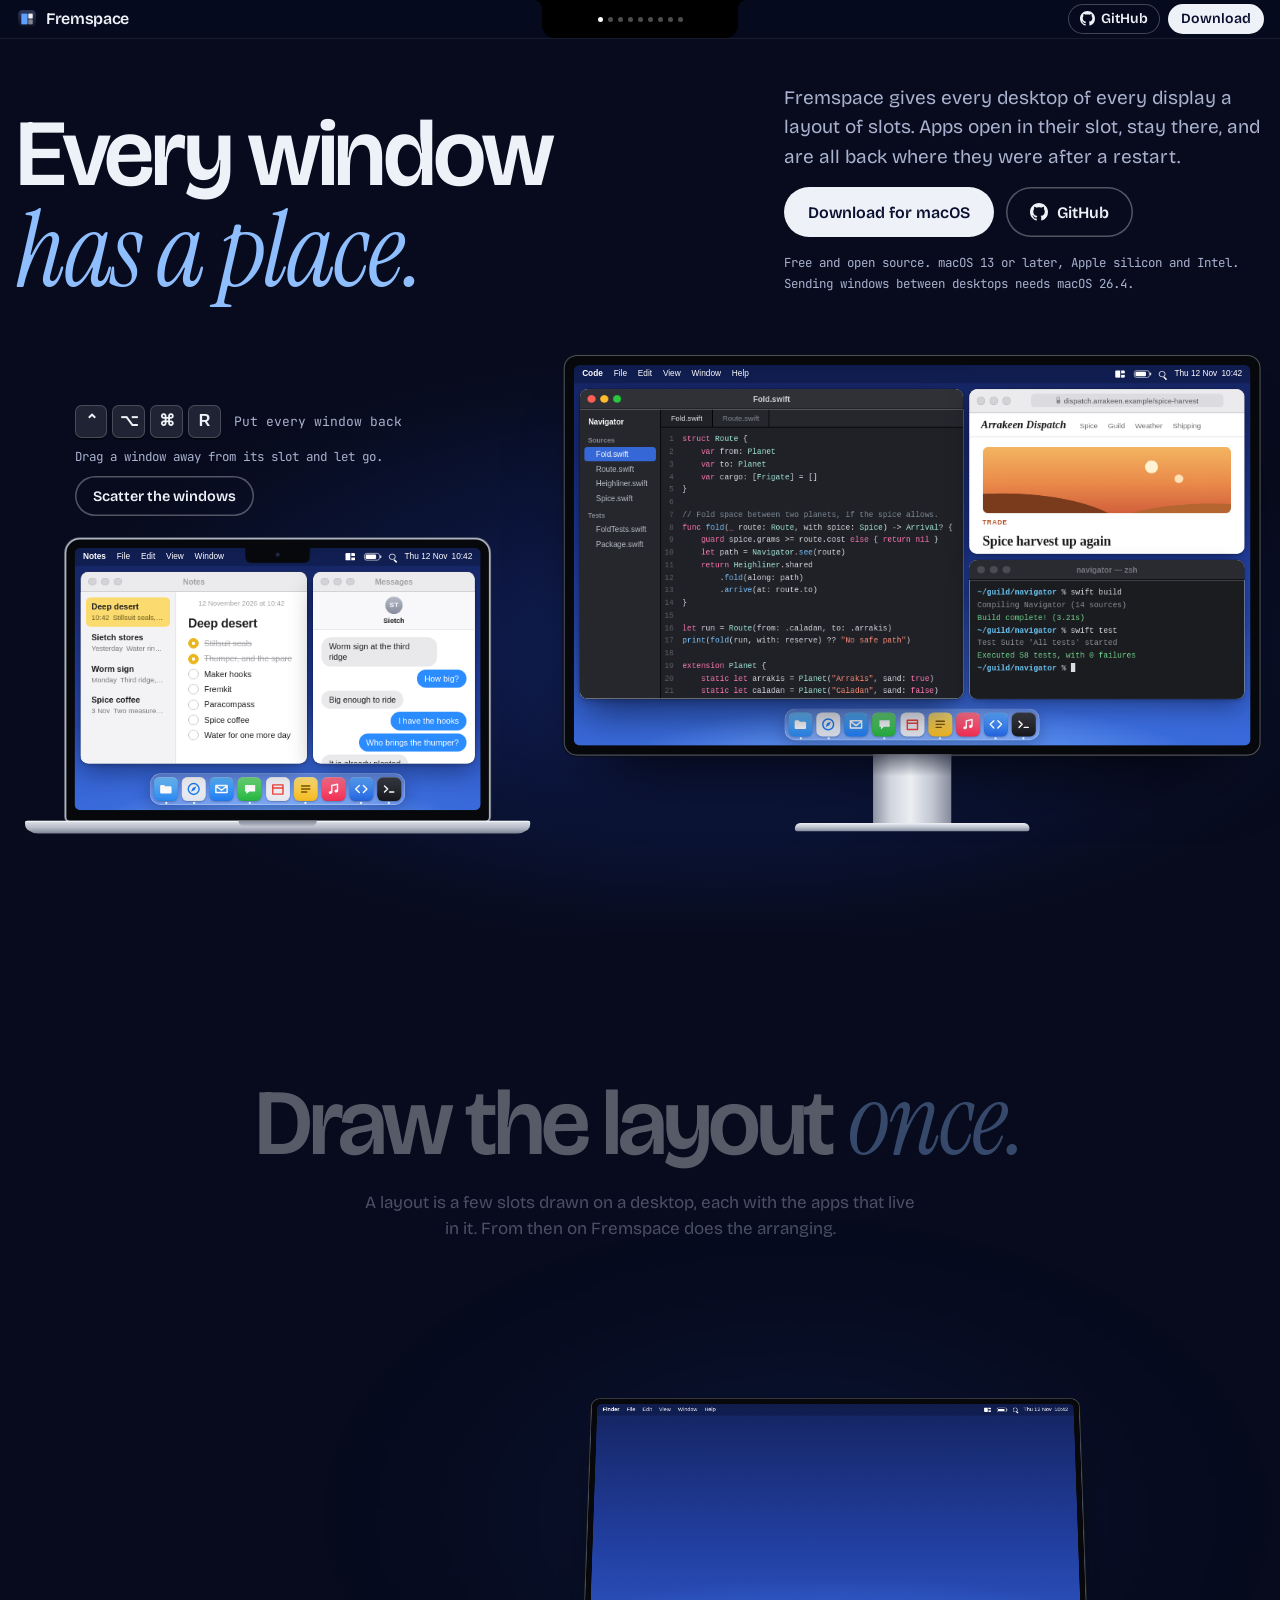
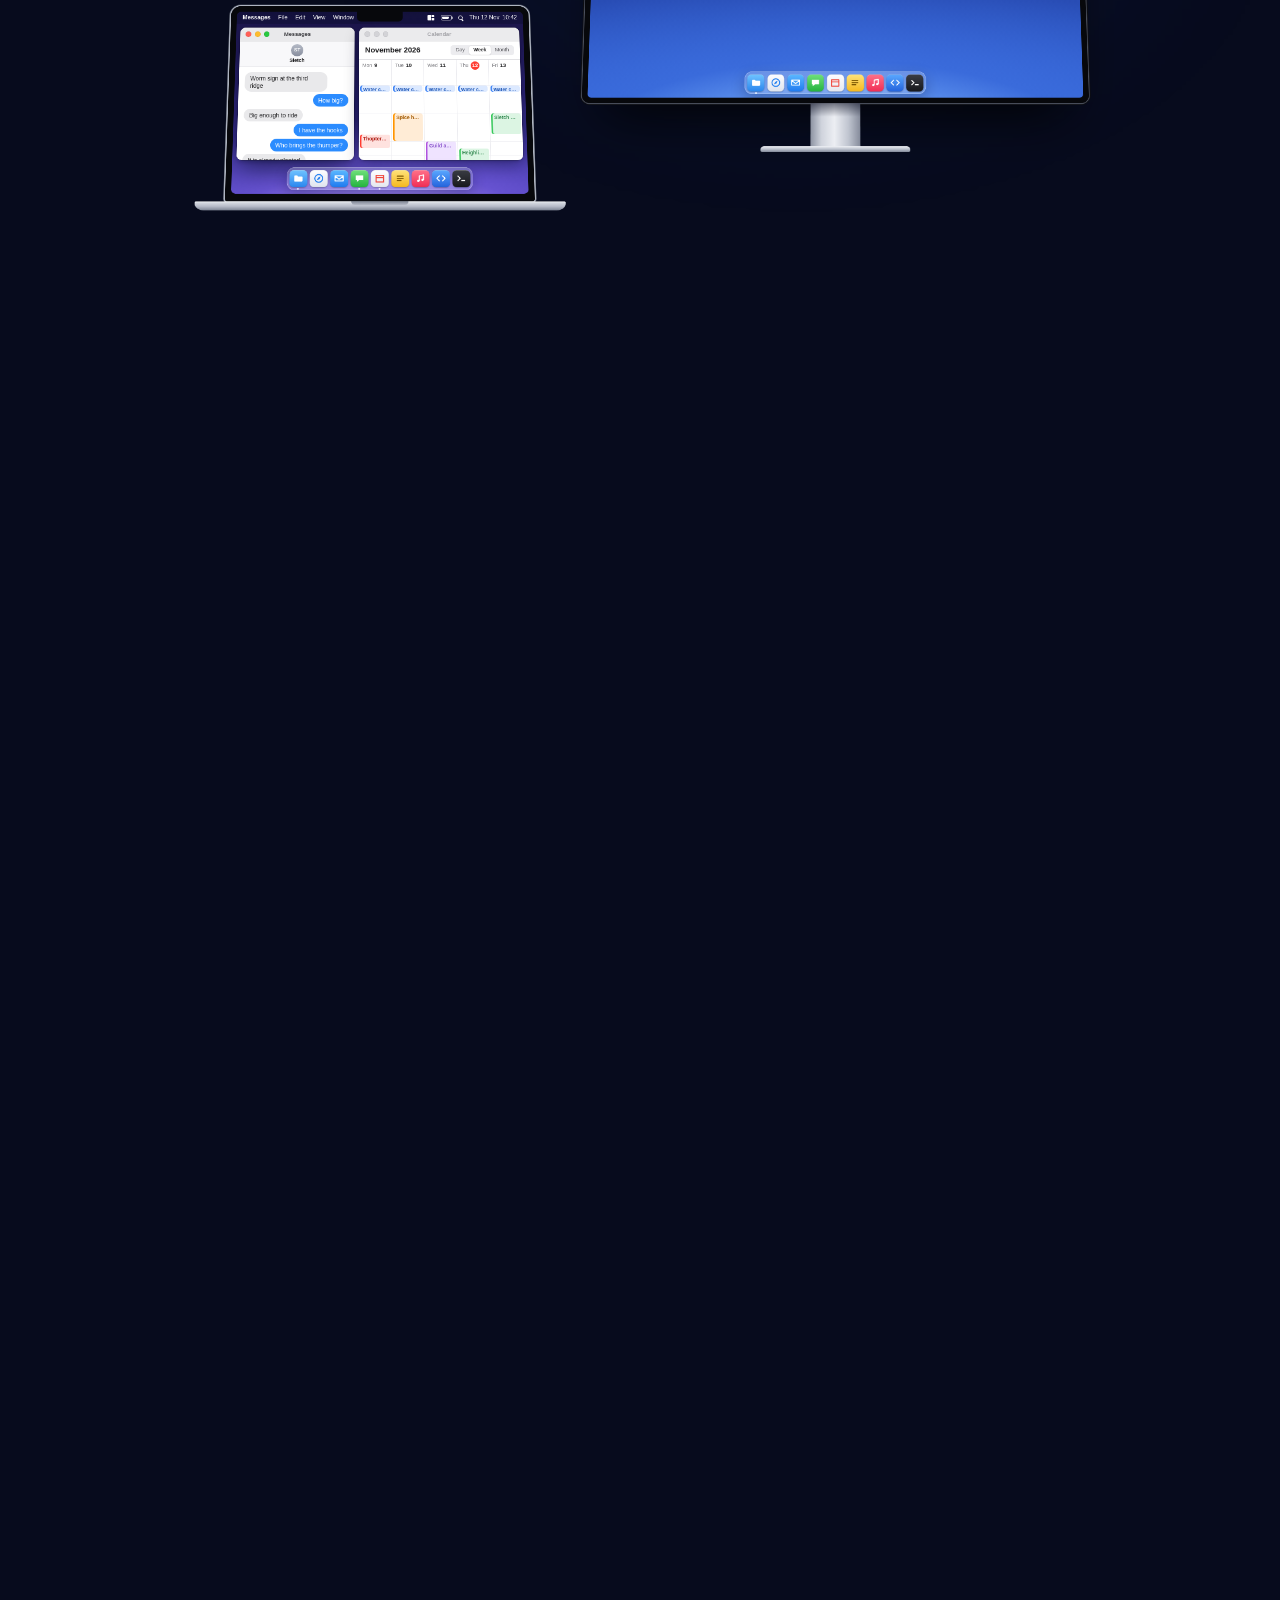
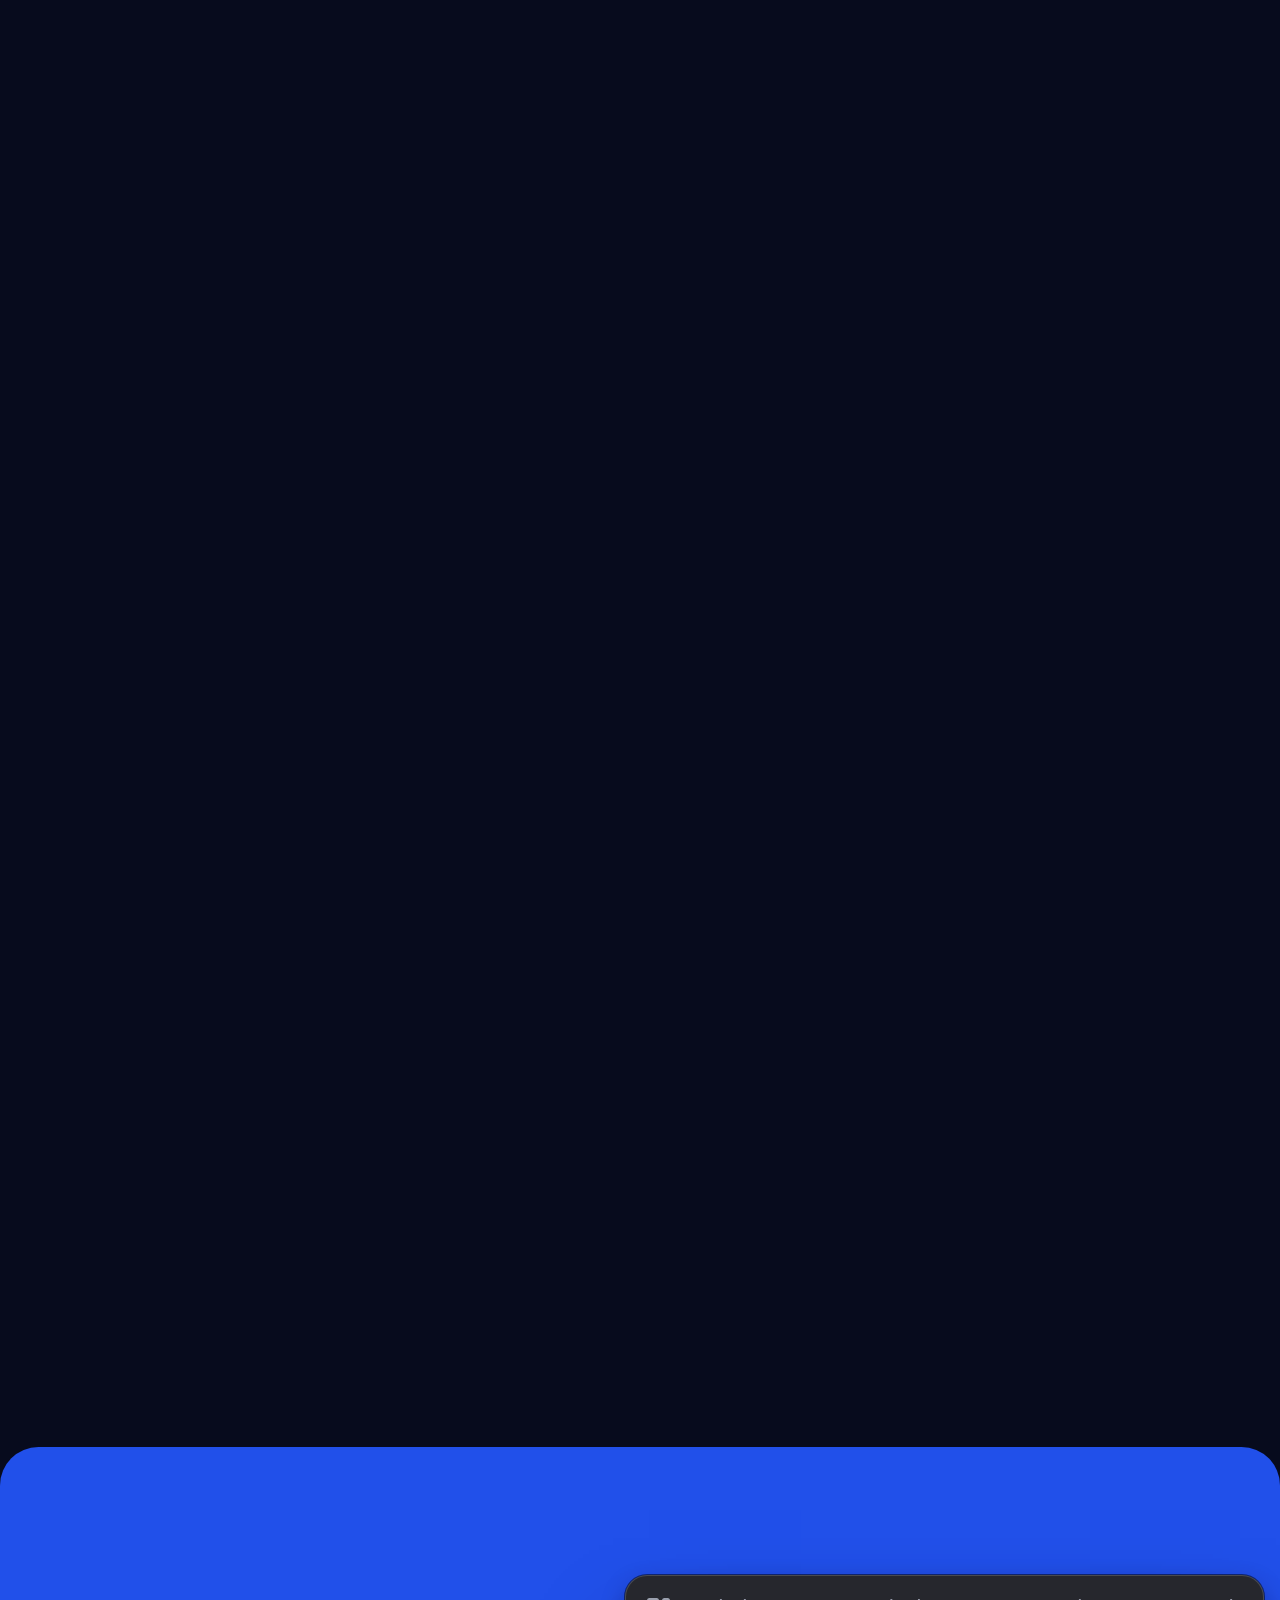
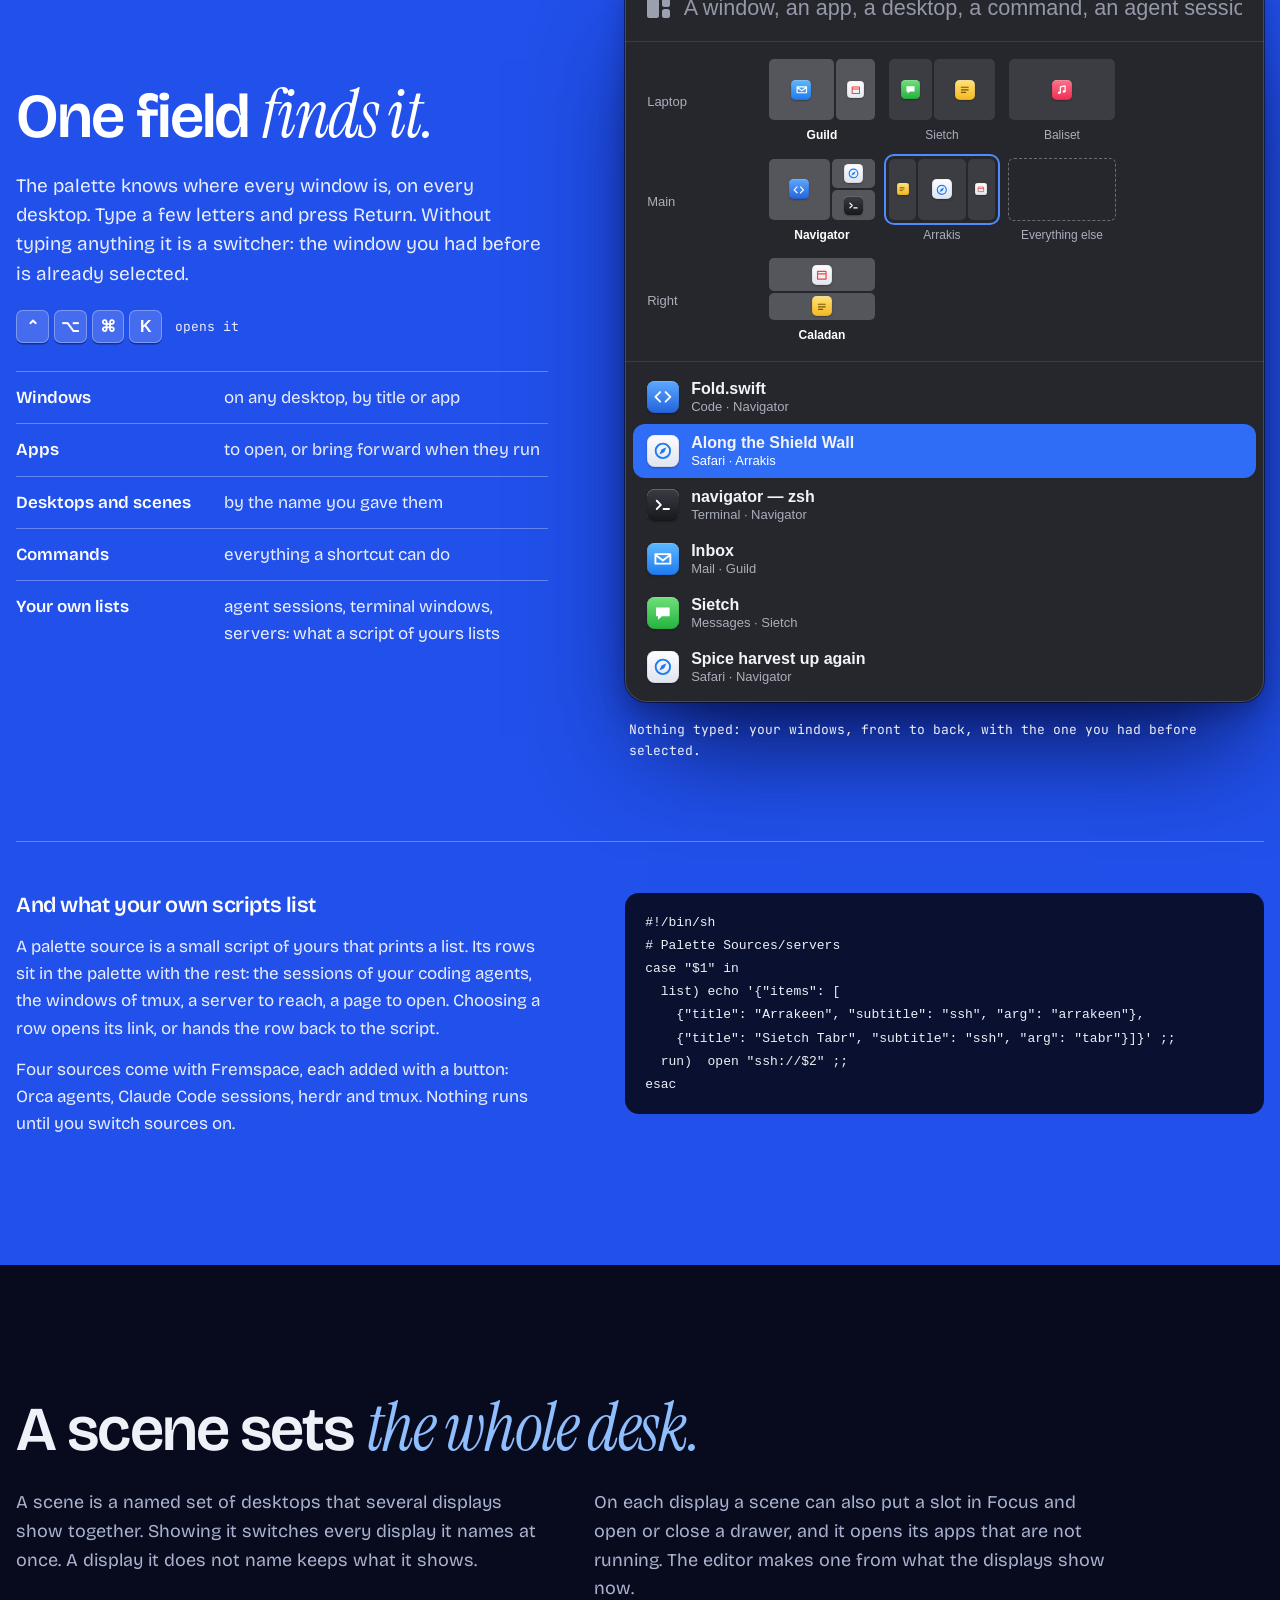
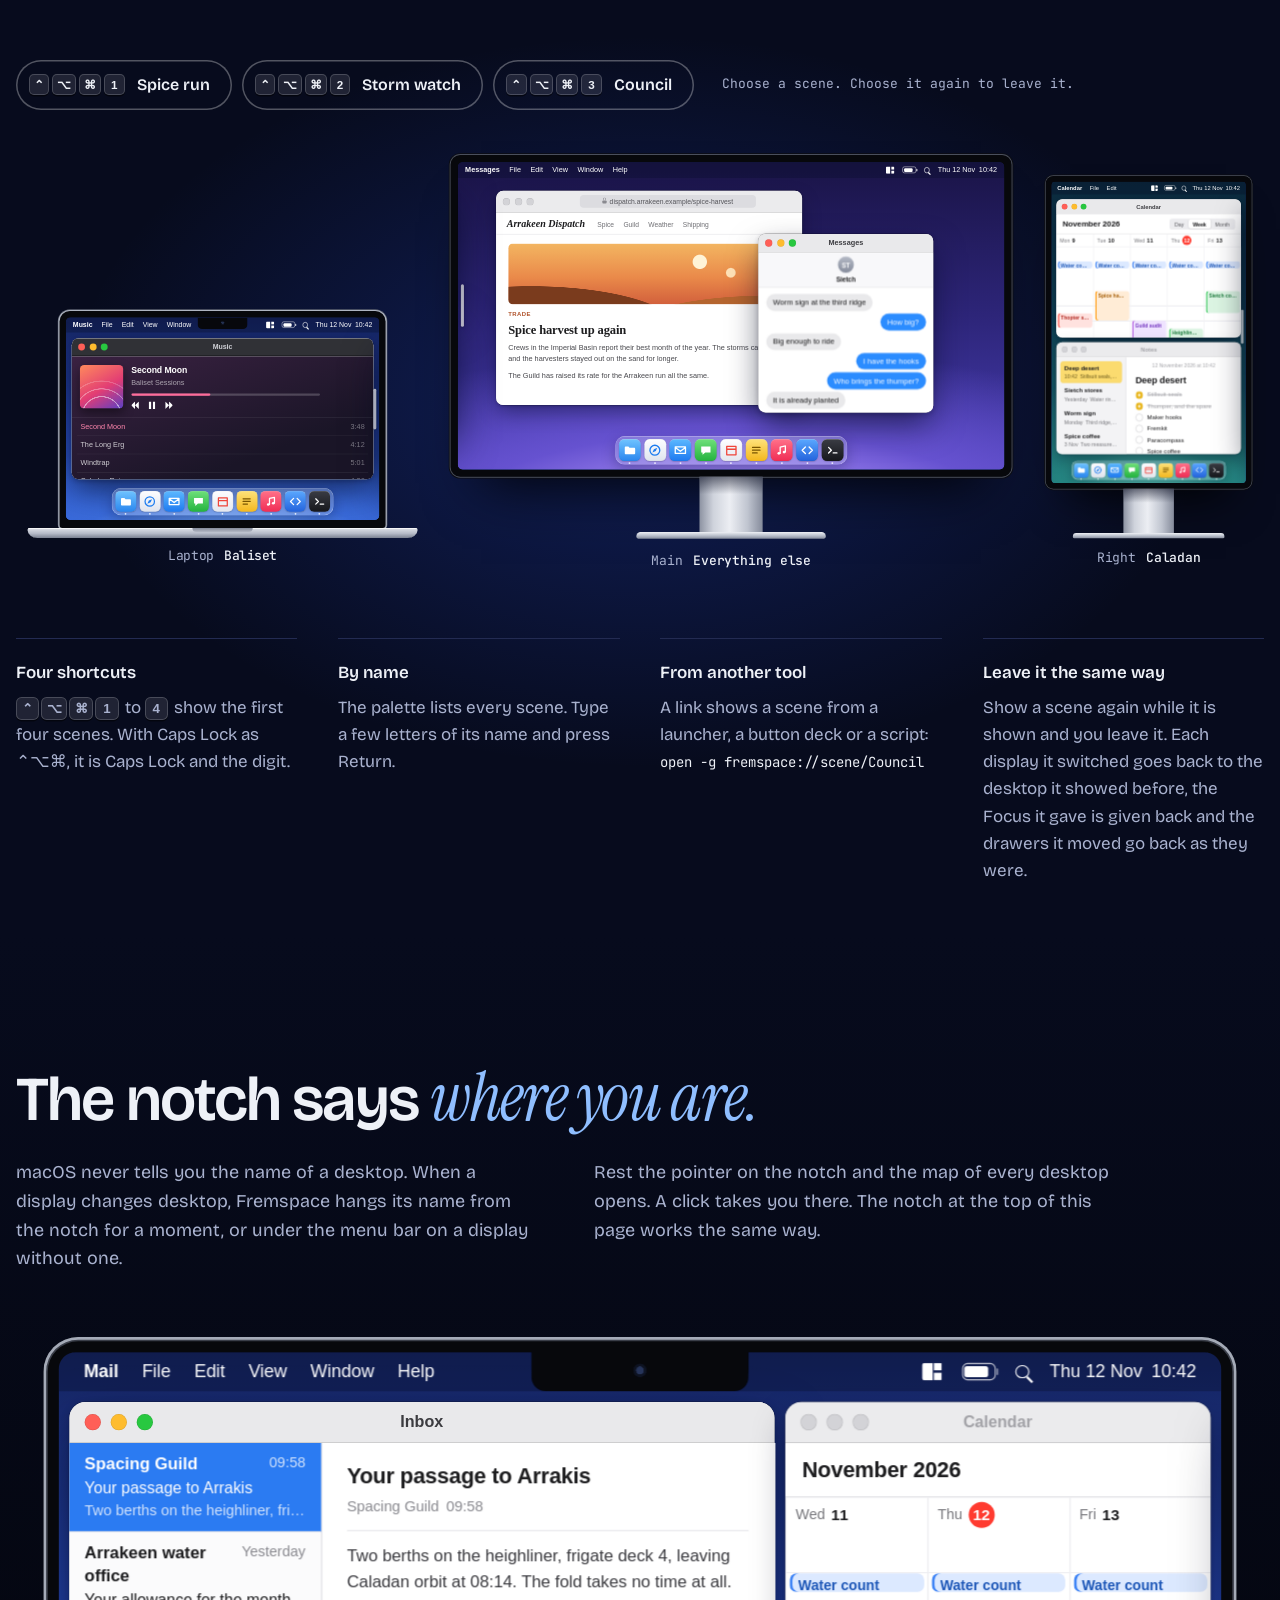
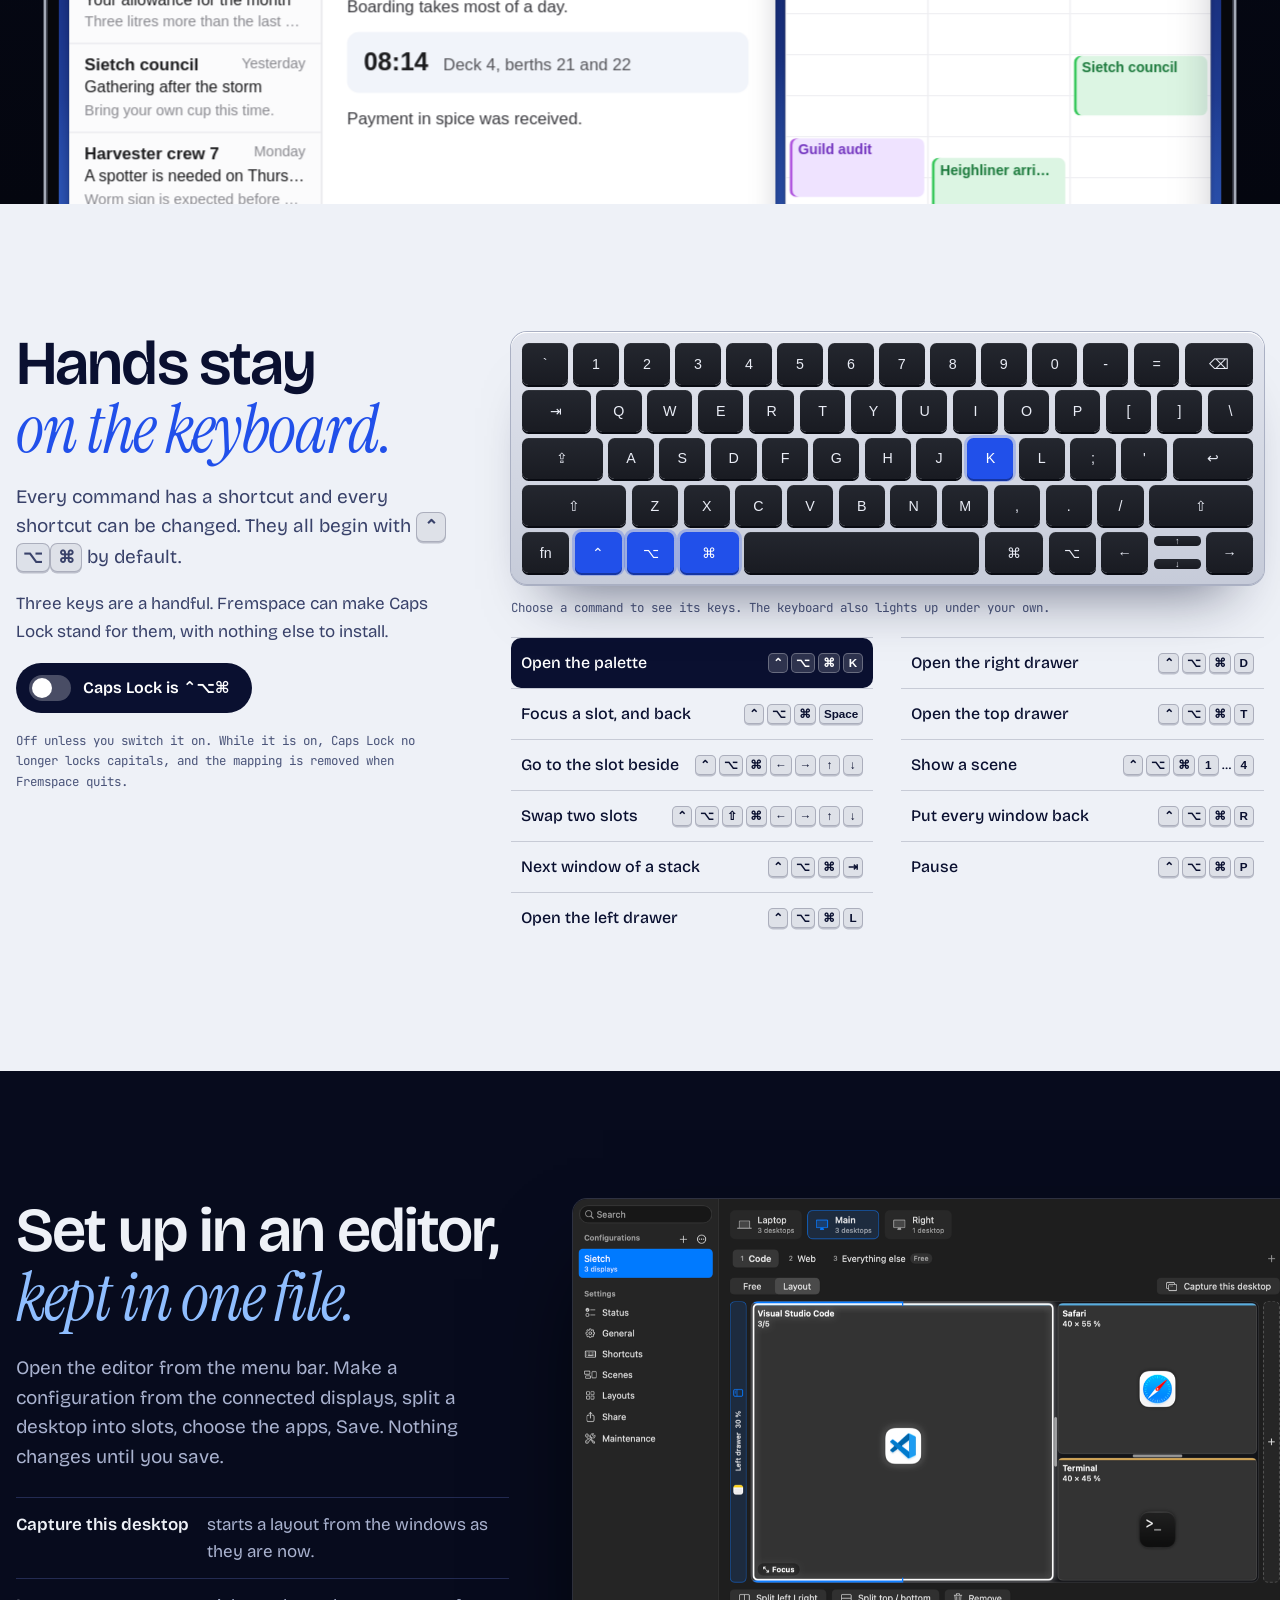
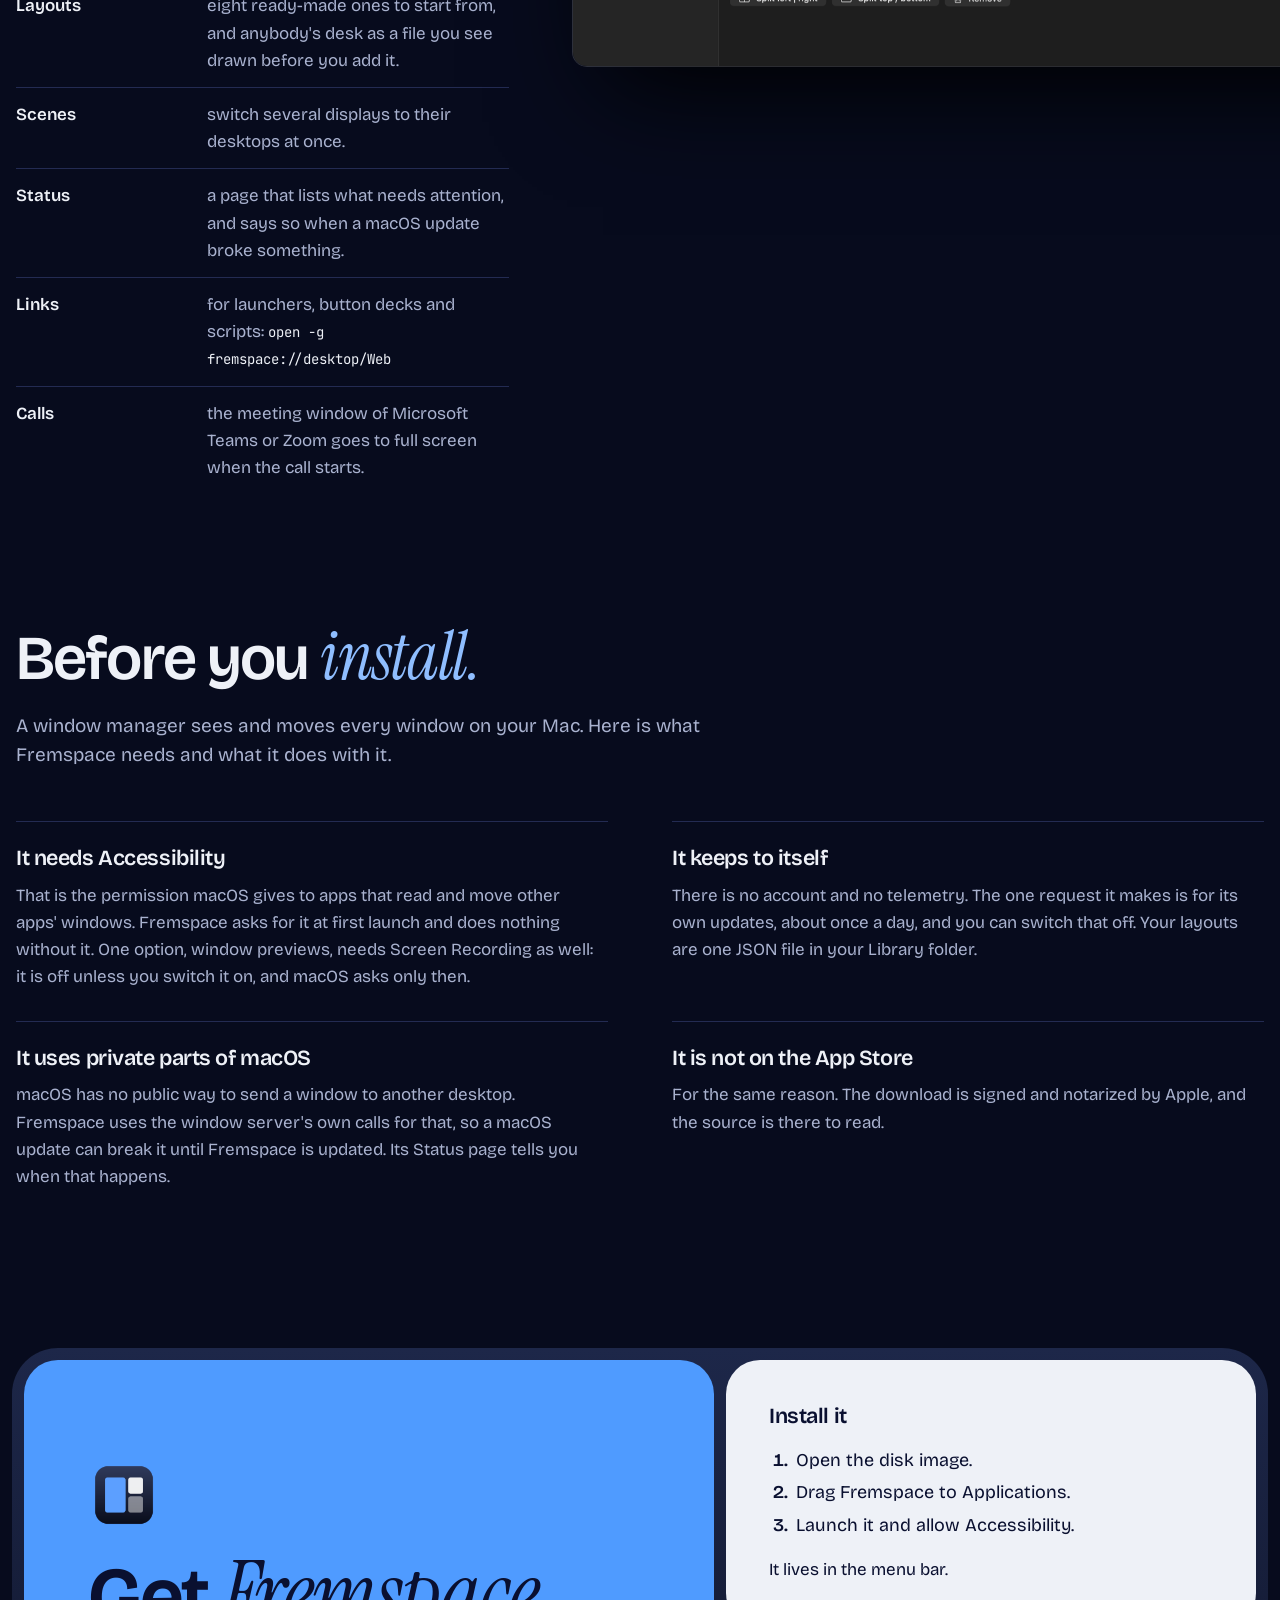
<file: site/index.html>
<!doctype html>
<html lang="en">
<head>
<meta charset="utf-8">
<meta name="viewport" content="width=device-width, initial-scale=1, viewport-fit=cover">
<title>Fremspace: every window has a place</title>
<meta name="description" content="A window manager for macOS: every desktop of every display has a layout of slots, apps open in their slot and stay there, and everything comes back after a restart.">
<link rel="canonical" href="https://fremspace.app/">
<meta property="og:type" content="website">
<meta property="og:site_name" content="Fremspace">
<meta property="og:title" content="Fremspace: every window has a place">
<meta property="og:description" content="A window manager for macOS. Every desktop of every display has a layout of slots; apps open in their slot, stay there, and come back after a restart.">
<meta property="og:url" content="https://fremspace.app/">
<meta property="og:image" content="https://fremspace.app/assets/social.png">
<meta property="og:image:width" content="1280">
<meta property="og:image:height" content="640">
<meta name="twitter:card" content="summary_large_image">
<meta name="theme-color" content="#070b1d">
<link rel="icon" href="assets/icon.png">
<link rel="preconnect" href="https://fonts.googleapis.com">
<link rel="preconnect" href="https://fonts.gstatic.com" crossorigin>
<link rel="stylesheet" href="style.css">
</head>
<body>
<!-- page:start -->
<a class="skip" href="#moves">Skip to what it does</a>

<header class="bar">
  <a class="brand" href="#top"><img src="assets/icon.png" alt="" width="22" height="22"><span>Fremspace</span></a>
  <div class="bar-right">
    <a class="bar-gh" href="https://github.com/fdussert/fremspace"><svg viewBox="0 0 16 16" width="15" height="15" aria-hidden="true"><path fill="currentColor" d="M8 0C3.58 0 0 3.58 0 8c0 3.54 2.29 6.53 5.47 7.59.4.07.55-.17.55-.38 0-.19-.01-.82-.01-1.49-2.01.37-2.53-.49-2.69-.94-.09-.23-.48-.94-.82-1.13-.28-.15-.68-.52-.01-.53.63-.01 1.08.58 1.23.82.72 1.21 1.87.87 2.33.66.07-.52.28-.87.51-1.07-1.78-.2-3.64-.89-3.64-3.95 0-.87.31-1.59.82-2.15-.08-.2-.36-1.02.08-2.12 0 0 .67-.21 2.2.82.64-.18 1.32-.27 2-.27.68 0 1.36.09 2 .27 1.53-1.04 2.2-.82 2.2-.82.44 1.1.16 1.92.08 2.12.51.56.82 1.27.82 2.15 0 3.07-1.87 3.75-3.65 3.95.29.25.54.73.54 1.48 0 1.07-.01 1.93-.01 2.2 0 .21.15.46.55.38A8.013 8.013 0 0016 8c0-4.42-3.58-8-8-8z"/></svg><span>GitHub</span></a>
    <a class="bar-get" href="#get">Download</a>
  </div>
</header>

<!-- The page has a notch, and it does what Fremspace does with the MacBook's: it names the part of
     the page you reach, and it opens a map of the parts when the pointer rests on it. -->
<div class="notch" id="notch">
  <button class="notch-pill" type="button" aria-expanded="false" aria-controls="notch-map" aria-label="Map of this page">
    <span class="notch-dots" aria-hidden="true"></span>
  </button>
  <div class="notch-drop" aria-hidden="true"><span></span></div>
  <nav class="notch-map" id="notch-map" aria-label="On this page">
    <a href="#top"><svg viewBox="0 0 64 40" aria-hidden="true"><rect x="2" y="17" width="14" height="13" rx="2"/><rect x="19" y="7" width="28" height="23" rx="2"/><rect x="50" y="9" width="12" height="21" rx="2"/></svg>Home</a>
    <a href="#moves"><svg viewBox="0 0 64 40" aria-hidden="true"><rect x="2" y="2" width="35" height="36" rx="3"/><rect x="40" y="2" width="22" height="17" rx="3"/><rect x="40" y="22" width="22" height="16" rx="3"/></svg>Layouts</a>
    <a href="#palette"><svg viewBox="0 0 64 40" aria-hidden="true"><rect x="8" y="3" width="48" height="9" rx="3"/><rect x="8" y="16" width="48" height="5" rx="2"/><rect x="8" y="24" width="48" height="5" rx="2" opacity=".5"/><rect x="8" y="32" width="48" height="5" rx="2" opacity=".5"/></svg>Palette</a>
    <a href="#scenes"><svg viewBox="0 0 64 40" aria-hidden="true"><rect x="2" y="13" width="15" height="11" rx="2"/><rect x="20" y="3" width="26" height="21" rx="2"/><rect x="49" y="5" width="13" height="19" rx="2"/><rect x="2" y="30" width="18" height="7" rx="3.5"/><rect x="23" y="30" width="18" height="7" rx="3.5" opacity=".5"/><rect x="44" y="30" width="18" height="7" rx="3.5" opacity=".5"/></svg>Scenes</a>
    <a href="#notch-demo"><svg viewBox="0 0 64 40" aria-hidden="true"><rect x="2" y="2" width="60" height="36" rx="3" opacity=".45"/><rect x="22" y="2" width="20" height="9" rx="3"/></svg>Notch</a>
    <a href="#keys"><svg viewBox="0 0 64 40" aria-hidden="true"><rect x="2" y="6" width="9" height="8" rx="2"/><rect x="13" y="6" width="9" height="8" rx="2"/><rect x="24" y="6" width="9" height="8" rx="2"/><rect x="35" y="6" width="9" height="8" rx="2"/><rect x="46" y="6" width="16" height="8" rx="2"/><rect x="2" y="16" width="14" height="8" rx="2"/><rect x="18" y="16" width="9" height="8" rx="2"/><rect x="29" y="16" width="9" height="8" rx="2"/><rect x="40" y="16" width="9" height="8" rx="2"/><rect x="51" y="16" width="11" height="8" rx="2"/><rect x="2" y="26" width="9" height="8" rx="2"/><rect x="13" y="26" width="32" height="8" rx="2"/><rect x="47" y="26" width="15" height="8" rx="2"/></svg>Keyboard</a>
    <a href="#editor"><svg viewBox="0 0 64 40" aria-hidden="true"><rect x="2" y="2" width="14" height="36" rx="3" opacity=".5"/><rect x="19" y="2" width="43" height="25" rx="3"/><rect x="19" y="30" width="43" height="8" rx="3" opacity=".5"/></svg>Editor</a>
    <a href="#honest"><svg viewBox="0 0 64 40" aria-hidden="true"><rect x="2" y="2" width="29" height="17" rx="3"/><rect x="33" y="2" width="29" height="17" rx="3"/><rect x="2" y="21" width="29" height="17" rx="3"/><rect x="33" y="21" width="29" height="17" rx="3"/></svg>Before you install</a>
    <a href="#get"><svg viewBox="0 0 64 40" aria-hidden="true"><path d="M32 4v18m-8-7 8 8 8-8" fill="none" stroke="currentColor" stroke-width="4" stroke-linecap="round" stroke-linejoin="round"/><rect x="12" y="30" width="40" height="6" rx="3"/></svg>Download</a>
  </nav>
</div>

<main>
  <section class="hero" id="top" data-desktop="Home">
    <div class="wrap hero-top">
      <h1><span class="w" style="--i:0;--dx:-28px;--dy:16px">Every</span> <span class="w" style="--i:1;--dx:34px;--dy:-14px">window</span><br><em><span class="w" style="--i:2;--dx:-20px;--dy:-18px">has</span> <span class="w" style="--i:3;--dx:14px;--dy:22px">a</span> <span class="w" style="--i:4;--dx:36px;--dy:10px">place.</span></em></h1>
      <div class="hero-side">
        <p class="lede">Fremspace gives every desktop of every display a layout of slots. Apps open in their slot, stay there, and are all back where they were after a restart.</p>
        <div class="actions">
          <a class="btn" href="https://github.com/fdussert/fremspace/releases/latest/download/Fremspace.dmg">Download for macOS</a>
          <a class="btn ghost" href="https://github.com/fdussert/fremspace"><svg viewBox="0 0 16 16" width="18" height="18" aria-hidden="true"><path fill="currentColor" d="M8 0C3.58 0 0 3.58 0 8c0 3.54 2.29 6.53 5.47 7.59.4.07.55-.17.55-.38 0-.19-.01-.82-.01-1.49-2.01.37-2.53-.49-2.69-.94-.09-.23-.48-.94-.82-1.13-.28-.15-.68-.52-.01-.53.63-.01 1.08.58 1.23.82.72 1.21 1.87.87 2.33.66.07-.52.28-.87.51-1.07-1.78-.2-3.64-.89-3.64-3.95 0-.87.31-1.59.82-2.15-.08-.2-.36-1.02.08-2.12 0 0 .67-.21 2.2.82.64-.18 1.32-.27 2-.27.68 0 1.36.09 2 .27 1.53-1.04 2.2-.82 2.2-.82.44 1.1.16 1.92.08 2.12.51.56.82 1.27.82 2.15 0 3.07-1.87 3.75-3.65 3.95.29.25.54.73.54 1.48 0 1.07-.01 1.93-.01 2.2 0 .21.15.46.55.38A8.013 8.013 0 0016 8c0-4.42-3.58-8-8-8z"/></svg>GitHub</a>
        </div>
        <p class="fine">Free and open source. macOS 13 or later, Apple silicon and Intel. Sending windows between desktops needs macOS 26.4.</p>
      </div>
    </div>

    <div class="desk">
      <div class="fit" id="desk" role="img" aria-label="A MacBook and a display, drawn. Five windows lie in a pile across them, then each one goes to its slot on its own display.">
        <noscript><p class="fine">A drawing of a MacBook and a display whose windows go to their slots. It needs JavaScript.</p></noscript>
      </div>
      <div class="desk-foot">
        <p class="chord" id="hero-chord" aria-hidden="true"><kbd>⌃</kbd><kbd>⌥</kbd><kbd>⌘</kbd><kbd>R</kbd><span>Put every window back</span></p>
        <p class="desk-hint">Drag a window away from its slot and let go.</p>
        <button class="btn ghost small" id="scatter" type="button">Scatter the windows</button>
      </div>
      <p class="sr" id="desk-status" role="status" aria-live="polite"></p>
    </div>
  </section>

  <!-- Several screens tall once the script runs: the stage stays in the window and the scroll is the
       camera. Without the script it is this heading and these six texts. -->
  <section class="story" id="moves" data-desktop="Layouts">
    <div class="dive" id="dive">
     <div class="dive-in">
      <div class="dive-glow" aria-hidden="true"></div>
      <div class="dive-stage" id="stage" aria-hidden="true"></div>
      <div class="story-head">
        <h2>Draw the layout <em>once.</em></h2>
        <p class="lede">A layout is a few slots drawn on a desktop, each with the apps that live in it. From then on Fremspace does the arranging.</p>
      </div>
      <div class="steps" id="steps">
        <article class="step" data-act="layout">
          <h3>A layout for each desktop</h3>
          <p>Split a desktop into slots and say which apps live where. A window that opens goes to its slot, on its desktop, on its display.</p>
        </article>
        <article class="step" data-act="focus">
          <h3>Focus</h3>
          <p>One shortcut gives a slot the whole desktop. The same shortcut puts everything back.</p>
          <p class="chord"><kbd>⌃</kbd><kbd>⌥</kbd><kbd>⌘</kbd><kbd>Space</kbd></p>
        </article>
        <article class="step" data-act="stack">
          <h3>Stacks</h3>
          <p>Several windows share a slot. A shortcut goes through them, and a mark says which one is in front.</p>
          <p class="chord"><kbd>⌃</kbd><kbd>⌥</kbd><kbd>⌘</kbd><kbd>⇥</kbd></p>
        </article>
        <article class="step" data-act="drawer">
          <h3>Drawers</h3>
          <p>Windows parked off the side of a display, slid in when you need them: your notes, a chat, a calendar.</p>
          <p class="chord"><b><kbd>⌃</kbd><kbd>⌥</kbd><kbd>⌘</kbd><kbd>L</kbd><span>left</span></b><b><kbd>⌃</kbd><kbd>⌥</kbd><kbd>⌘</kbd><kbd>D</kbd><span>right</span></b></p>
        </article>
        <article class="step" data-act="restart">
          <h3>Back after a restart</h3>
          <p>At login Fremspace opens the apps that have a slot and puts every window back, on the right desktop.</p>
        </article>
        <article class="step" data-act="sets">
          <h3>One setup per set of displays</h3>
          <p>The desk, the laptop alone, another office: Fremspace applies the configuration that matches the displays connected. A travel version turns the slots of the big displays into desktops of the laptop.</p>
        </article>
      </div>
      <nav class="dive-prog" id="prog" aria-label="The six parts of this section"></nav>
     </div>
    </div>
  </section>

  <section class="band-blue" id="palette" data-desktop="Palette">
    <div class="wrap pal-grid">
      <div class="pal-copy">
        <h2>One field <em>finds it.</em></h2>
        <p class="lede">The palette knows where every window is, on every desktop. Type a few letters and press Return. Without typing anything it is a switcher: the window you had before is already selected.</p>
        <p class="chord"><kbd>⌃</kbd><kbd>⌥</kbd><kbd>⌘</kbd><kbd>K</kbd><span>opens it</span></p>
        <dl class="finds">
          <div><dt>Windows</dt><dd>on any desktop, by title or app</dd></div>
          <div><dt>Apps</dt><dd>to open, or bring forward when they run</dd></div>
          <div><dt>Desktops and scenes</dt><dd>by the name you gave them</dd></div>
          <div><dt>Commands</dt><dd>everything a shortcut can do</dd></div>
          <div><dt>Your own lists</dt><dd>agent sessions, terminal windows, servers: what a script of yours lists</dd></div>
        </dl>
      </div>
      <div class="pal-side">
        <div class="pal" id="pal">
          <div class="pal-field">
            <span class="pal-glyph" aria-hidden="true"><i></i><i></i><i></i></span>
            <input id="pal-input" type="text" placeholder="A window, an app, a desktop, a command, an agent session" autocomplete="off" autocapitalize="off" spellcheck="false" aria-label="A drawing of the palette that takes real typing" aria-controls="pal-list">
          </div>
          <div class="pal-map" id="pal-map" aria-hidden="true"></div>
          <ul class="pal-list" id="pal-list" aria-label="Results"></ul>
        </div>
        <p class="pal-note" id="pal-note">This one is a drawing, and it takes real typing: click the field.</p>
      </div>
    </div>
    <div class="wrap pal-own">
      <div class="pal-own-copy">
        <h3>And what your own scripts list</h3>
        <p>A palette source is a small script of yours that prints a list. Its rows sit in the palette with the rest: the sessions of your coding agents, the windows of tmux, a server to reach, a page to open. Choosing a row opens its link, or hands the row back to the script.</p>
        <p>Four sources come with Fremspace, each added with a button: Orca agents, Claude Code sessions, herdr and tmux. Nothing runs until you switch sources on.</p>
      </div>
      <pre class="pal-own-code" aria-label="A palette source: a shell script that lists two servers and opens the one that is chosen"><code>#!/bin/sh
# Palette Sources/servers
case "$1" in
  list) echo '{"items": [
    {"title": "Arrakeen", "subtitle": "ssh", "arg": "arrakeen"},
    {"title": "Sietch Tabr", "subtitle": "ssh", "arg": "tabr"}]}' ;;
  run)  open "ssh://$2" ;;
esac</code></pre>
    </div>
  </section>

  <section class="scenes" id="scenes" data-desktop="Scenes">
    <div class="wrap scenes-copy">
      <h2>A scene sets <em>the whole desk.</em></h2>
      <div class="cols">
        <p>A scene is a named set of desktops that several displays show together. Showing it switches every display it names at once. A display it does not name keeps what it shows.</p>
        <p>On each display a scene can also put a slot in Focus and open or close a drawer, and it opens its apps that are not running. The editor makes one from what the displays show now.</p>
      </div>
    </div>
    <div class="wrap scene-bar">
      <div class="scene-chips" id="scene-chips" role="group" aria-label="Scenes of this desk">
        <button class="scene-chip" type="button" aria-pressed="false"><span class="scene-keys" aria-hidden="true"><kbd>⌃</kbd><kbd>⌥</kbd><kbd>⌘</kbd><kbd>1</kbd></span><b>Spice run</b></button>
        <button class="scene-chip" type="button" aria-pressed="false"><span class="scene-keys" aria-hidden="true"><kbd>⌃</kbd><kbd>⌥</kbd><kbd>⌘</kbd><kbd>2</kbd></span><b>Storm watch</b></button>
        <button class="scene-chip" type="button" aria-pressed="false"><span class="scene-keys" aria-hidden="true"><kbd>⌃</kbd><kbd>⌥</kbd><kbd>⌘</kbd><kbd>3</kbd></span><b>Council</b></button>
      </div>
      <p class="scene-status" id="scene-status">Choose a scene. Choose it again to leave it.</p>
    </div>
    <div class="scene-desk">
      <div class="fit" id="scene-desk" role="img" aria-label="Three displays, drawn: Laptop, Main and Right. A scene changes the desktop of each one it names, puts a slot in Focus on one display and opens a drawer on another."></div>
    </div>
    <div class="wrap">
      <dl class="scene-facts">
        <div><dt>Four shortcuts</dt><dd><kbd>⌃</kbd><kbd>⌥</kbd><kbd>⌘</kbd><kbd>1</kbd> to <kbd>4</kbd> show the first four scenes. With Caps Lock as ⌃⌥⌘, it is Caps Lock and the digit.</dd></div>
        <div><dt>By name</dt><dd>The palette lists every scene. Type a few letters of its name and press Return.</dd></div>
        <div><dt>From another tool</dt><dd>A link shows a scene from a launcher, a button deck or a script: <code>open -g fremspace://scene/Council</code></dd></div>
        <div><dt>Leave it the same way</dt><dd>Show a scene again while it is shown and you leave it. Each display it switched goes back to the desktop it showed before, the Focus it gave is given back and the drawers it moved go back as they were.</dd></div>
      </dl>
    </div>
  </section>

  <section class="notch-sec" id="notch-demo" data-desktop="Notch">
    <div class="wrap notch-copy">
      <h2>The notch says <em>where you are.</em></h2>
      <div class="cols">
        <p>macOS never tells you the name of a desktop. When a display changes desktop, Fremspace hangs its name from the notch for a moment, or under the menu bar on a display without one.</p>
        <p>Rest the pointer on the notch and the map of every desktop opens. A click takes you there. The notch at the top of this page works the same way.</p>
      </div>
    </div>
    <div class="lid-crop">
      <div class="lid" id="lid" aria-hidden="true"></div>
    </div>
  </section>

  <section class="band-paper" id="keys" data-desktop="Keyboard">
    <div class="wrap keys-grid">
      <div class="keys-copy">
        <h2>Hands stay <em>on the keyboard.</em></h2>
        <p class="lede">Every command has a shortcut and every shortcut can be changed. They all begin with <kbd>⌃</kbd><kbd>⌥</kbd><kbd>⌘</kbd> by default.</p>
        <p>Three keys are a handful. Fremspace can make Caps Lock stand for them, with nothing else to install.</p>
        <button class="switch" id="hyper" type="button" role="switch" aria-checked="false"><i aria-hidden="true"></i>Caps Lock is ⌃⌥⌘</button>
        <p class="fine">Off unless you switch it on. While it is on, Caps Lock no longer locks capitals, and the mapping is removed when Fremspace quits.</p>
      </div>
      <div class="keys-side">
        <div class="kb" id="kb" aria-hidden="true"></div>
        <p class="fine kb-hint">Choose a command to see its keys. The keyboard also lights up under your own.</p>
        <ul class="cuts" id="cuts">
          <li><button type="button" data-keys="k">Open the palette</button></li>
          <li><button type="button" data-keys="space">Focus a slot, and back</button></li>
          <li><button type="button" data-keys="left right up down">Go to the slot beside</button></li>
          <li><button type="button" data-keys="left right up down" data-shift>Swap two slots</button></li>
          <li><button type="button" data-keys="tab">Next window of a stack</button></li>
          <li><button type="button" data-keys="l">Open the left drawer</button></li>
          <li><button type="button" data-keys="d">Open the right drawer</button></li>
          <li><button type="button" data-keys="t">Open the top drawer</button></li>
          <li><button type="button" data-keys="1 2 3 4">Show a scene</button></li>
          <li><button type="button" data-keys="r">Put every window back</button></li>
          <li><button type="button" data-keys="p">Pause</button></li>
        </ul>
      </div>
    </div>
  </section>

  <section class="editor-sec" id="editor" data-desktop="Editor">
    <div class="wrap editor-grid">
      <div class="editor-copy">
        <h2>Set up in an editor, <em>kept in one file.</em></h2>
        <p class="lede">Open the editor from the menu bar. Make a configuration from the connected displays, split a desktop into slots, choose the apps, Save. Nothing changes until you save.</p>
        <dl class="rest">
          <div><dt>Capture this desktop</dt><dd>starts a layout from the windows as they are now.</dd></div>
          <div><dt>Layouts</dt><dd>eight ready-made ones to start from, and anybody's desk as a file you see drawn before you add it.</dd></div>
          <div><dt>Scenes</dt><dd>switch several displays to their desktops at once.</dd></div>
          <div><dt>Status</dt><dd>a page that lists what needs attention, and says so when a macOS update broke something.</dd></div>
          <div><dt>Links</dt><dd>for launchers, button decks and scripts: <code>open -g fremspace://desktop/Web</code></dd></div>
          <div><dt>Calls</dt><dd>the meeting window of Microsoft Teams or Zoom goes to full screen when the call starts.</dd></div>
        </dl>
      </div>
      <figure class="editor-shot">
        <img src="assets/editor.png" alt="The Fremspace editor: a desktop split into three slots, with the apps of each slot and the options of the selected one." width="1600" height="1042" loading="lazy">
      </figure>
    </div>
  </section>

  <section class="honest" id="honest" data-desktop="Before you install">
    <div class="wrap">
      <div class="honest-head">
        <h2>Before you <em>install.</em></h2>
        <p class="lede">A window manager sees and moves every window on your Mac. Here is what Fremspace needs and what it does with it.</p>
      </div>
      <div class="facts">
        <article><h3>It needs Accessibility</h3><p>That is the permission macOS gives to apps that read and move other apps' windows. Fremspace asks for it at first launch and does nothing without it. One option, window previews, needs Screen Recording as well: it is off unless you switch it on, and macOS asks only then.</p></article>
        <article><h3>It keeps to itself</h3><p>There is no account and no telemetry. The one request it makes is for its own updates, about once a day, and you can switch that off. Your layouts are one JSON file in your Library folder.</p></article>
        <article><h3>It uses private parts of macOS</h3><p>macOS has no public way to send a window to another desktop. Fremspace uses the window server's own calls for that, so a macOS update can break it until Fremspace is updated. Its Status page tells you when that happens.</p></article>
        <article><h3>It is not on the App Store</h3><p>For the same reason. The download is signed and notarized by Apple, and the source is there to read.</p></article>
      </div>
    </div>
  </section>

  <section class="get" id="get" data-desktop="Download">
    <div class="wrap get-slots">
      <div class="get-main">
        <img src="assets/icon.png" alt="" width="72" height="72">
        <h2>Get <em>Fremspace.</em></h2>
        <p>Free and open source under the MIT license. Version 0.1.5, macOS 13 or later, Apple silicon and Intel. Sending windows between desktops needs macOS 26.4 or later.</p>
        <div class="actions">
          <a class="btn" href="https://github.com/fdussert/fremspace/releases/latest/download/Fremspace.dmg">Download Fremspace 0.1.5</a>
          <a class="btn ghost" href="https://github.com/fdussert/fremspace/blob/main/CHANGELOG.md">What is in this version</a>
        </div>
      </div>
      <div class="get-install">
        <h3>Install it</h3>
        <ol>
          <li>Open the disk image.</li>
          <li>Drag Fremspace to Applications.</li>
          <li>Launch it and allow Accessibility.</li>
        </ol>
        <p>It lives in the menu bar.</p>
      </div>
      <div class="get-build">
        <h3>Or build it yourself</h3>
        <p>It takes the Command Line Tools and nothing else.</p>
        <pre><code>git clone https://github.com/fdussert/fremspace.git
cd fremspace
scripts/build.sh &amp;&amp; open dist/Fremspace.app</code></pre>
      </div>
    </div>
  </section>
</main>

<footer class="foot">
  <div class="wrap">
    <span>Fremspace 0.1.5, under the MIT license.</span>
    <a href="https://github.com/fdussert/fremspace">GitHub</a>
    <a href="https://github.com/fdussert/fremspace/blob/main/CHANGELOG.md">Changelog</a>
    <a href="https://github.com/fdussert/fremspace/issues">Report a problem</a>
    <p>The name is a nod to Dune and its Fremen, like its sibling <a href="https://fremkit.app/">Fremkit</a>.</p>
  </div>
</footer>
<!-- page:end -->
<script src="main.js"></script>
</body>
</html>
</file>
<file: site/style.css>
/* Fremspace. The page is drawn with the app's own things: a Mac, its desktops, slots, windows, the
   notch, keys. Colours come from the icon: its navy ground, its blue slot, its white slot, its grey
   slot. Type: Bricolage Grotesque for everything read, Instrument Serif in italic for the turn of a
   headline, JetBrains Mono for the small print. Inside the drawn Mac, the system's own fonts. */
@import url("https://fonts.googleapis.com/css2?family=Bricolage+Grotesque:opsz,wght@12..96,400..700&family=Instrument+Serif:ital@0;1&family=JetBrains+Mono:wght@400;500&display=swap");

:root {
  color-scheme: dark;
  --night: #070b1d;    /* the page */
  --rim: #232b52;      /* rules on the page */
  --paper: #eef1f7;    /* the icon's white slot: text, and one light band */
  --mist: #a9b2cf;     /* quieter text */
  --blue: #4f9bff;     /* the icon's blue slot */
  --blue-hi: #8fbeff;  /* the same blue, for words on the night */
  --cobalt: #2150ea;   /* the same blue, deep enough to carry white text */
  --steel: #8a91a5;    /* the icon's grey slot */
  --ink: #0a1030;      /* text on the light slots */
  --black: #07080c;    /* bezels and the notch */

  --display: "Bricolage Grotesque", -apple-system, BlinkMacSystemFont, system-ui, sans-serif;
  --serif: "Instrument Serif", Georgia, serif;
  --mono: "JetBrains Mono", ui-monospace, "SF Mono", Menlo, monospace;
  --ui: -apple-system, BlinkMacSystemFont, "SF Pro Text", "Helvetica Neue", "Segoe UI", sans-serif;
  --ui-mono: ui-monospace, "SF Mono", Menlo, Consolas, monospace;

  --bar: 38px;         /* the page's menu bar */
  --nw: 196px;         /* the page's notch */
  --pad: clamp(76px, 10vw, 150px);
  --spring: cubic-bezier(.3, 1.4, .45, 1);
  --out: cubic-bezier(.2, .8, .2, 1);
}

* { box-sizing: border-box; }
html { scroll-padding-top: calc(var(--bar) + 16px); -webkit-text-size-adjust: 100%; }
@media (prefers-reduced-motion: no-preference) { html { scroll-behavior: smooth; } }
body {
  margin: 0;
  background: var(--night);
  color: var(--paper);
  font: 400 1.0625rem/1.6 var(--display);
  -webkit-font-smoothing: antialiased;
  overflow-x: clip;
}
img { display: block; max-width: 100%; height: auto; }
a { color: inherit; text-underline-offset: 0.18em; }
h1, h2, h3, p { margin: 0; }
h1, h2, h3 { font-weight: 600; letter-spacing: -0.03em; }
h1 { font-size: clamp(2.75rem, 7.4vw, 6.5rem); line-height: 0.98; letter-spacing: -0.035em; white-space: nowrap; }
h2 { font-size: clamp(2.1rem, 5vw, 3.9rem); line-height: 1.02; text-wrap: balance; }
h3 { font-size: 1.35rem; line-height: 1.2; letter-spacing: -0.02em; }
/* The turn of a headline is set in the serif, in italic. */
h1 em, h2 em { font-family: var(--serif); font-style: italic; font-weight: 400; letter-spacing: -0.02em; color: var(--blue-hi); }
h1 em { font-size: 1.1em; }
h2 em { white-space: nowrap; }
h2 em { font-size: 1.08em; }
:focus-visible { outline: 2.5px solid var(--blue); outline-offset: 3px; border-radius: 6px; }

.wrap { width: min(100% - 32px, 1360px); margin-inline: auto; }
.lede { max-width: 36em; color: var(--mist); font-size: clamp(1.0625rem, 1.5vw, 1.1875rem); line-height: 1.55; }
.fine { color: var(--mist); font: 400 0.78rem/1.65 var(--mono); }
.sr { position: absolute; width: 1px; height: 1px; overflow: hidden; clip-path: inset(50%); white-space: nowrap; }
.skip { position: fixed; left: 12px; top: -80px; z-index: 90; padding: 10px 14px; border-radius: 10px; background: var(--paper); color: var(--ink); font-weight: 600; }
.skip:focus { top: calc(var(--bar) + 10px); }

/* The headline's words arrive a little off their place and settle into it, as the windows do
   under them a moment later. */
h1 .w { display: inline-block; }
@media (prefers-reduced-motion: no-preference) {
  h1 .w { animation: settle 0.8s var(--spring) both; animation-delay: calc(var(--i) * 70ms + 80ms); }
  @keyframes settle { from { opacity: 0; transform: translate(var(--dx), var(--dy)); } }
}

/* --- Keys --------------------------------------------------------------------------------------- */
kbd {
  display: inline-grid; place-items: center; min-width: 1.75em; height: 1.75em; padding: 0 0.42em;
  border-radius: 0.42em; font: 600 0.9em/1 var(--ui); color: inherit;
  background: rgba(255, 255, 255, 0.1);
  box-shadow: inset 0 0 0 1px rgba(255, 255, 255, 0.18), 0 1.5px 0 rgba(0, 0, 0, 0.5);
}
.chord { display: flex; flex-wrap: wrap; align-items: center; gap: 5px; }
.chord kbd { font-size: 1rem; min-width: 2.05em; height: 2.05em; transition: transform 0.08s, background 0.14s, color 0.14s, box-shadow 0.14s; }
.chord span { margin: 0 12px 0 8px; color: var(--mist); font: 400 0.8125rem var(--mono); }
/* Two shortcuts in one line: each keeps its keys together when the line breaks. */
.chord b { display: inline-flex; align-items: center; gap: inherit; font-weight: inherit; white-space: nowrap; }
kbd.is-down { transform: translateY(2px); background: var(--blue); color: #04102e; box-shadow: none; }

/* --- Buttons ------------------------------------------------------------------------------------ */
.btn {
  display: inline-flex; align-items: center; justify-content: center; min-height: 50px; padding: 0 24px;
  border: 0; border-radius: 999px; background: var(--paper); color: var(--ink);
  font: 600 1rem var(--display); text-decoration: none; cursor: pointer;
  transition: background 0.15s, box-shadow 0.15s, transform 0.1s;
}
.btn:hover { background: #fff; }
.btn:active { transform: translateY(1px); }
.btn.ghost { background: transparent; color: inherit; box-shadow: inset 0 0 0 1.5px rgba(255, 255, 255, 0.3); }
.btn.ghost:hover { background: rgba(255, 255, 255, 0.07); box-shadow: inset 0 0 0 1.5px currentColor; }
.btn.small { min-height: 40px; padding: 0 18px; font-size: 0.9rem; }
.actions { display: flex; flex-wrap: wrap; gap: 12px; }

/* --- The page's menu bar and notch -------------------------------------------------------------- */
.bar {
  position: fixed; inset: 0 0 auto 0; z-index: 40; height: var(--bar);
  display: flex; align-items: center; justify-content: space-between;
  /* No wider than the first column under it (the hero's), so the name and the buttons stay above
     the content instead of at the far ends of a wide display. */
  --bar-pad: calc((100% - max(1360px, min(1500px, 100% - 420px))) / 2);
  padding: 0 max(16px, env(safe-area-inset-right, 0px), var(--bar-pad)) 0 max(16px, env(safe-area-inset-left, 0px), var(--bar-pad));
  background: rgba(7, 11, 29, 0.74);
  -webkit-backdrop-filter: blur(16px) saturate(1.5); backdrop-filter: blur(16px) saturate(1.5);
  box-shadow: 0 1px 0 rgba(255, 255, 255, 0.07);
  font-size: 0.875rem;
}
.brand { display: flex; align-items: center; gap: 8px; text-decoration: none; font-weight: 600; font-size: 1rem; letter-spacing: -0.02em; }
.bar-right { display: flex; align-items: center; gap: 8px; }
.bar-gh {
  display: inline-flex; align-items: center; gap: 6px; padding: 4px 12px; border-radius: 999px;
  color: var(--paper); font-weight: 600; text-decoration: none; box-shadow: inset 0 0 0 1px rgba(255, 255, 255, 0.24);
}
.bar-gh:hover { background: rgba(255, 255, 255, 0.08); box-shadow: inset 0 0 0 1px rgba(255, 255, 255, 0.5); }
.btn svg { margin-right: 9px; }
.bar-get { padding: 4px 13px; border-radius: 999px; background: var(--paper); color: var(--ink); font-weight: 600; text-decoration: none; }
.bar-get:hover { background: #fff; }

.notch { position: fixed; top: 0; left: 50%; z-index: 50; width: var(--nw); height: var(--bar); margin-left: calc(var(--nw) / -2); }
.notch-pill {
  position: absolute; inset: 0; z-index: 3; display: grid; place-items: center; padding: 0;
  border: 0; border-radius: 0 0 13px 13px; background: #000; cursor: pointer;
}
.notch-pill::before, .notch-pill::after { content: ""; position: absolute; top: 0; width: 8px; height: 8px; }
.notch-pill::before { right: 100%; background: radial-gradient(circle at 0 100%, transparent 7.5px, #000 8px); }
.notch-pill::after { left: 100%; background: radial-gradient(circle at 100% 100%, transparent 7.5px, #000 8px); }
.notch-pill:focus-visible { outline-offset: -4px; border-radius: 0 0 13px 13px; }
.notch-dots { display: flex; gap: 5px; }
.notch-dots i { width: 5px; height: 5px; border-radius: 50%; background: rgba(255, 255, 255, 0.3); transition: background 0.3s; }
.notch-dots i.on { background: #fff; }
/* The name of the part of the page you reach hangs under the notch, then goes back up. */
.notch-drop {
  position: absolute; inset: 0 0 auto 0; z-index: 2; height: calc(var(--bar) + 30px);
  display: flex; align-items: flex-end; justify-content: center; padding-bottom: 9px;
  border-radius: 0 0 15px 15px; background: #000; color: #fff;
  font: 600 0.8125rem var(--ui); white-space: nowrap; pointer-events: none;
  transform: translateY(-31px); transition: transform 0.5s var(--spring);
}
.notch.is-speaking .notch-drop { transform: none; }
/* The map opens out of the notch when the pointer rests on it. */
.notch-map {
  position: absolute; top: 0; left: 50%; z-index: 1; width: min(720px, 100vw - 16px);
  transform: translateX(-50%);
  display: grid; grid-template-columns: repeat(5, minmax(0, 1fr)); gap: 4px;
  padding: calc(var(--bar) + 12px) 14px 14px;
  border-radius: 0 0 26px 26px; background: #000;
  visibility: hidden;
  clip-path: inset(0 calc(50% - var(--nw) / 2) calc(100% - var(--bar)) calc(50% - var(--nw) / 2) round 0 0 13px 13px);
  transition: clip-path 0.36s var(--out), visibility 0s 0.36s;
}
.notch.is-open .notch-map, .notch:focus-within .notch-map {
  visibility: visible; clip-path: inset(0 0 0 0 round 0 0 26px 26px);
  transition: clip-path 0.5s var(--out), visibility 0s;
}
@media (hover: hover) {
  .notch:hover .notch-map {
    visibility: visible; clip-path: inset(0 0 0 0 round 0 0 26px 26px);
    transition: clip-path 0.5s var(--out) 0.12s, visibility 0s 0.12s;
  }
}
.notch.is-shut .notch-map {
  visibility: hidden;
  clip-path: inset(0 calc(50% - var(--nw) / 2) calc(100% - var(--bar)) calc(50% - var(--nw) / 2) round 0 0 13px 13px);
  transition: clip-path 0.3s var(--out), visibility 0s 0.3s;
}
.notch-map a {
  display: grid; gap: 7px; justify-items: center; align-content: start; padding: 12px 6px 10px;
  border: 2px solid transparent; border-radius: 14px;
  color: rgba(255, 255, 255, 0.66); font: 500 0.8125rem/1.2 var(--ui); text-align: center; text-decoration: none;
}
.notch-map svg { width: min(72px, 100%); fill: currentColor; opacity: 0.6; }
.notch-map a:hover, .notch-map a:focus-visible { border-color: var(--blue); color: #fff; outline: 0; }
.notch-map a[aria-current] { color: #fff; font-weight: 700; }
.notch-map a[aria-current] svg { opacity: 1; }

/* --- Scenes: drawn at a fixed size, scaled to fit ------------------------------------------------ */
.fit { position: relative; width: 100%; }
.fit-in { position: absolute; left: 0; top: 0; transform-origin: 0 0; }

/* A display is placed by its screen; the bezel, the stand or the base are drawn around it. */
.display { position: absolute; }
.display::before {
  content: ""; position: absolute; inset: -12px; border-radius: 16px; background: var(--black);
  box-shadow: 0 0 0 1.5px #4a4f5c, 0 0 0 3px #0c0d12, 0 60px 90px -50px rgba(0, 0, 0, 0.95);
}
.display.laptop::before {
  inset: -11px -11px -14px; border-radius: 18px 18px 5px 5px;
  box-shadow: 0 0 0 2px #aeb4c1, 0 0 0 3px #5d6370;
}
.stand {
  position: absolute; left: 50%; top: calc(100% + 12px); width: 104px; height: 96px; margin-left: -52px;
  background: linear-gradient(90deg, #8d93a2, #cfd3dc 22%, #eceef3 48%, #c0c5d0 76%, #858b9b);
}
.stand::before { content: ""; position: absolute; inset: 0; background: linear-gradient(rgba(10, 14, 34, 0.55), transparent 30%); }
.stand::after {
  content: ""; position: absolute; left: -104px; right: -104px; bottom: -6px; height: 11px; border-radius: 7px 7px 3px 3px;
  background: linear-gradient(#eef0f5, #b9bfcb 55%, #858c9c); box-shadow: 0 22px 30px -8px rgba(0, 0, 0, 0.75);
}
.base {
  position: absolute; left: -66px; right: -66px; top: calc(100% + 14px); height: 17px;
  border-radius: 3px 3px 17px 17px / 3px 3px 13px 13px;
  background: linear-gradient(#f3f5f8 0, #d3d7df 16%, #b6bbc8 55%, #7c8393 100%);
  box-shadow: inset 0 1px 0 #fff, 0 26px 34px -12px rgba(0, 0, 0, 0.85);
}
.base::before {
  content: ""; position: absolute; left: 50%; top: 0; width: 104px; height: 7px; margin-left: -52px;
  border-radius: 0 0 9px 9px; background: linear-gradient(#858b9a, #b4b9c5);
}
.screen, .lid-screen { --mb: 24px; --dk: 32px; --wf: 11px; }
.screen, .lid-screen, .page {
  /* The wallpaper: the blue hour, the icon's blue rising from under the horizon. */
  background:
    radial-gradient(135% 86% at 50% 122%, #b9d6ff 0%, #6ea4f7 20%, #3a6bdb 40%, rgba(40, 72, 176, 0) 72%),
    linear-gradient(180deg, #152461 0%, #2240a2 50%, #3463d6 100%);
}
/* Other desktops, other hours: Arrakis at dusk, then green and violet. Deep, so windows stay in front. */
.page.tint-1 {
  background:
    radial-gradient(135% 86% at 50% 122%, #ffe2b4 0%, #eea763 20%, #c26a42 40%, rgba(150, 72, 62, 0) 72%),
    linear-gradient(180deg, #2a1b45 0%, #5a2c54 50%, #9a4b46 100%);
}
.page.tint-2 {
  background:
    radial-gradient(135% 86% at 50% 122%, #c6f3e6 0%, #5cc0b0 20%, #258581 40%, rgba(24, 104, 104, 0) 72%),
    linear-gradient(180deg, #0b2a3e 0%, #114a5c 50%, #1c6d74 100%);
}
.page.tint-3 {
  background:
    radial-gradient(135% 86% at 50% 122%, #e4d4ff 0%, #a388f3 20%, #6652d0 40%, rgba(84, 64, 184, 0) 72%),
    linear-gradient(180deg, #1a1447 0%, #2d2579 50%, #473db2 100%);
}
.screen { position: absolute; inset: 0; border-radius: 8px; overflow: hidden; }
/* While windows are away from their slots they may cross from one display to another. */
.is-loose .screen { overflow: visible; }

.mbar {
  position: absolute; inset: 0 0 auto 0; z-index: 1; height: var(--mb);
  display: flex; align-items: center; gap: 1.3em; padding: 0 1em;
  background: rgba(8, 13, 40, 0.32); color: #fff;
  font: 500 calc(var(--mb) * 0.46)/1 var(--ui); white-space: nowrap;
}
.mbar b { font-weight: 700; }
.mbar em { display: flex; align-items: center; gap: 1.1em; margin-left: auto; font-style: normal; }
.mbar i { flex: none; display: block; }
/* Fremspace lives in the menu bar: its three slots. */
.mb-fold {
  width: 1.15em; height: 0.95em; border-radius: 0.16em;
  background: linear-gradient(#fff, #fff) 0 0 / 52% 100% no-repeat, linear-gradient(#fff, #fff) 100% 0 / 38% 42% no-repeat, linear-gradient(#fff, #fff) 100% 100% / 38% 42% no-repeat;
}
.mb-batt { position: relative; width: 1.9em; height: 0.92em; border: 1px solid rgba(255, 255, 255, 0.75); border-radius: 0.3em; }
.mb-batt::before { content: ""; position: absolute; inset: 1.5px 22% 1.5px 1.5px; border-radius: 0.14em; background: #fff; }
.mb-batt::after { content: ""; position: absolute; left: calc(100% + 1.5px); top: 28%; width: 1.5px; height: 44%; border-radius: 1px; background: rgba(255, 255, 255, 0.75); }
.mb-find { position: relative; width: 0.78em; height: 0.78em; border: 1.5px solid #fff; border-radius: 50%; }
.mb-find::after { content: ""; position: absolute; left: 88%; top: 88%; width: 0.42em; height: 1.5px; background: #fff; transform: rotate(45deg); transform-origin: 0 50%; }
.lnotch {
  position: absolute; top: 0; left: 50%; z-index: 60; width: 86px; height: 20px; margin-left: -43px; border-radius: 0 0 8px 8px;
  background: radial-gradient(circle at 50% 46%, #23304f 0 2px, #0d1220 2.2px 3.4px, transparent 3.6px), var(--black);
}

.dock {
  position: absolute; left: 50%; bottom: calc(var(--dk) * 0.22); z-index: 1; transform: translateX(-50%);
  display: flex; gap: calc(var(--dk) * 0.16); padding: calc(var(--dk) * 0.16);
  border-radius: calc(var(--dk) * 0.44); background: rgba(235, 242, 255, 0.24);
  box-shadow: inset 0 0 0 0.5px rgba(255, 255, 255, 0.5), 0 8px 22px rgba(4, 10, 40, 0.28);
}
.dock .ico { position: relative; width: var(--dk); height: var(--dk); }
.dock .ico.run::after { content: ""; position: absolute; left: 50%; top: calc(100% + 1.5px); width: 3px; height: 3px; margin-left: -1.5px; border-radius: 50%; background: rgba(255, 255, 255, 0.85); }

.ico {
  flex: none; display: inline-grid; place-items: center; width: 30px; height: 30px; border-radius: 24%;
  background: linear-gradient(180deg, var(--i1, #9aa0b0), var(--i2, #6f7587));
  box-shadow: inset 0 0.5px 0 rgba(255, 255, 255, 0.45), inset 0 0 0 0.5px rgba(0, 0, 0, 0.12), 0 1px 2px rgba(0, 0, 0, 0.28);
}
.ico svg { width: 68%; height: 68%; fill: none; stroke: var(--ig, #fff); stroke-width: 1.4; stroke-linecap: round; stroke-linejoin: round; }
.ico .f { fill: var(--ig, #fff); stroke: none; }
.ico-finder { --i1: #6fc3ff; --i2: #2a86ee; }
.ico-code { --i1: #5aa8ff; --i2: #2463dc; }
.ico-safari { --i1: #fdfdff; --i2: #dfe4ee; --ig: #1c7cf0; }
.ico-terminal { --i1: #3a3c44; --i2: #17181c; }
.ico-mail { --i1: #5bb8ff; --i2: #1f7af0; }
.ico-messages { --i1: #6fe07a; --i2: #24b33f; }
.ico-calendar { --i1: #fdfdff; --i2: #e4e7ee; --ig: #f0453a; }
.ico-notes { --i1: #ffe27a; --i2: #f4b81f; --ig: #7a5600; }
.ico-music { --i1: #ff7189; --i2: #f02d55; }
.ico-desktop, .ico-scene, .ico-command { --i1: #62677a; --i2: #454959; }

.slot {
  position: absolute; display: grid; place-items: center; border-radius: 11px;
  border: 1.5px dashed rgba(255, 255, 255, 0.5); background: rgba(255, 255, 255, 0.07);
  color: rgba(255, 255, 255, 0.78); font: 600 calc(var(--wf) * 1.1) var(--ui);
}

/* --- Windows ------------------------------------------------------------------------------------
   Sized in em, so the same window is drawn larger where the Mac is seen from closer. */
.win {
  position: absolute; left: 0; top: 0; z-index: 2; display: flex; flex-direction: column;
  overflow: hidden; border-radius: 0.95em; background: #fff; color: #1d1d1f;
  font: 400 var(--wf)/1.35 var(--ui);
  box-shadow: 0 0 0 0.5px rgba(0, 0, 0, 0.32), 0 2px 5px rgba(3, 8, 30, 0.2), 0 14px 34px -4px rgba(3, 8, 30, 0.42);
  -webkit-user-select: none; user-select: none;
}
.win.is-key { box-shadow: 0 0 0 0.5px rgba(0, 0, 0, 0.36), 0 3px 8px rgba(3, 8, 30, 0.24), 0 24px 54px -6px rgba(3, 8, 30, 0.62); }
.hero .win { cursor: grab; touch-action: pan-y; will-change: transform; }
.hero .win.is-held { cursor: grabbing; box-shadow: 0 0 0 0.5px rgba(0, 0, 0, 0.4), 0 6px 14px rgba(3, 8, 30, 0.3), 0 40px 70px -8px rgba(3, 8, 30, 0.75); }
.win-bar {
  position: relative; flex: 0 0 2.55em; display: flex; align-items: center; padding: 0 0.95em;
  border-bottom: 0.5px solid rgba(0, 0, 0, 0.16); background: #ebebed; color: #a2a2a7; font-size: 0.96em; font-weight: 600;
}
.win.is-key .win-bar { background: #e9e9eb; color: #3c3c40; }
.lights { flex: none; display: flex; gap: 0.62em; }
.lights i { width: 1em; height: 1em; border-radius: 50%; background: #d3d3d7; box-shadow: inset 0 0 0 0.5px rgba(0, 0, 0, 0.14); }
.win.is-key .lights i:nth-child(1) { background: #ff5f57; }
.win.is-key .lights i:nth-child(2) { background: #febc2e; }
.win.is-key .lights i:nth-child(3) { background: #28c840; }
.win-title { position: absolute; left: 6.2em; right: 6.2em; overflow: hidden; text-align: center; white-space: nowrap; text-overflow: ellipsis; }
.win-body { position: relative; flex: 1 1 0; min-height: 0; overflow: hidden; container-type: inline-size; }
.win-body p, .win-body h4, .win-body figure { margin: 0; }
.win-body i, .win-body em, .win-body u { font-style: normal; text-decoration: none; }
.app-code .win-bar, .app-terminal .win-bar, .app-music .win-bar { border-bottom-color: #000; background: #2a2b30; color: #77787f; }
.app-code.is-key .win-bar, .app-terminal.is-key .win-bar, .app-music.is-key .win-bar { background: #303136; color: #d2d3d9; }
.app-code .lights i, .app-terminal .lights i, .app-music .lights i { background: #4b4c53; }

/* Safari: the address in the toolbar, then a page of a magazine. */
.app-safari .win-bar { flex-basis: 3em; }
.url {
  flex: 1; display: flex; align-items: center; justify-content: center; gap: 0.45em; max-width: 26em; height: 1.85em; margin: 0 auto; padding: 0 0.8em;
  overflow: hidden; border-radius: 0.55em; background: #dcdce0; color: #55555a; font-size: 0.93em; font-weight: 400; white-space: nowrap;
}
.url i { position: relative; flex: none; width: 0.6em; height: 0.5em; margin-top: 0.2em; border-radius: 0.12em; background: #8a8a90; }
.url i::before { content: ""; position: absolute; left: 16%; right: 16%; bottom: 92%; height: 0.36em; border: 0.1em solid #8a8a90; border-bottom: 0; border-radius: 0.3em 0.3em 0 0; }
.app-safari .lights { margin-right: 0.9em; }
.sk-web { display: flex; flex-direction: column; height: 100%; background: #fff; --tone: #b0522a; }
.sk-web header { flex: none; display: flex; align-items: baseline; gap: 1.4em; padding: 0.75em 1.6em 0.65em; overflow: hidden; border-bottom: 0.5px solid #e4e4e8; color: #6e6e73; font-size: 0.88em; white-space: nowrap; }
.sk-web header b { margin-right: 0.3em; color: #1d1d1f; font: italic 700 1.5em Georgia, "Times New Roman", serif; }
.sk-web .col { flex: 1; display: grid; grid-template-columns: minmax(0, 44em); justify-content: center; gap: 0.7em; align-content: start; min-height: 0; padding: 1.2em 1.6em 0; }
.sk-web figure {
  height: 8em; border-radius: 0.6em;
  background:
    radial-gradient(circle at 68% 30%, #fff3d6 0 3.4%, transparent 3.9%),
    radial-gradient(circle at 79% 48%, #ffe2b8 0 1.9%, transparent 2.4%),
    radial-gradient(95% 130% at 8% 142%, #7a3b1d 0 55%, transparent 55.6%),
    radial-gradient(95% 120% at 92% 152%, #b5652f 0 55%, transparent 55.6%),
    linear-gradient(#f3b561, #ea8a4a 55%, #d2603c);
}
.sk-web small { color: var(--tone); font-size: 0.78em; font-weight: 700; letter-spacing: 0.08em; text-transform: uppercase; }
.sk-web h4 { color: #1d1d1f; font: 700 1.65em/1.12 Georgia, "Times New Roman", serif; letter-spacing: -0.01em; }
.sk-web p { color: #48484d; font-size: 0.96em; line-height: 1.5; }
.sk-web.tone-1 { --tone: #8a5a2a; }
.sk-web.tone-1 figure {
  background:
    radial-gradient(60% 100% at 26% 128%, #5b3a2e 0 60%, transparent 60.6%),
    radial-gradient(74% 120% at 80% 134%, #7a4d3a 0 60%, transparent 60.6%),
    linear-gradient(#f6dcae, #efba84 60%, #d98d5d);
}
.sk-web.tone-2 { --tone: #17707c; }
.sk-web.tone-2 figure {
  background:
    radial-gradient(70% 90% at 24% 150%, #0f4a5c 0 60%, transparent 60.6%),
    radial-gradient(80% 80% at 78% 150%, #17667a 0 60%, transparent 60.6%),
    linear-gradient(#a9cdd5, #74a8b7 55%, #44849a);
}

/* Terminal: a build and its tests. */
.sk-term { height: 100%; padding: 0.8em 1.05em; background: #1b1c20; color: #dcdde3; font: 500 0.94em/1.62 var(--ui-mono); white-space: nowrap; }
.sk-term b { color: #6cc7f5; font-weight: 600; }
.sk-term .dim { color: #8c8e98; }
.sk-term .ok { color: #72d48d; }
.sk-term u { display: inline-block; width: 0.6em; height: 1.15em; vertical-align: -0.22em; background: #dcdde3; animation: blink 1.1s steps(2, jump-none) infinite; }
@keyframes blink { to { opacity: 0; } }

/* Code: files on the left, tabs, a Swift file. */
.sk-code { display: flex; height: 100%; background: #1f2126; color: #d9dbe2; }
.sk-code aside { flex: 0 0 10.6em; display: grid; gap: 0.12em; align-content: start; padding: 0.8em 0.6em; border-right: 0.5px solid #000; background: #25272d; color: #b9bbc5; font-size: 0.93em; }
.sk-code aside b { padding: 0.15em 0.5em 0.45em; color: #fff; font-weight: 600; }
.sk-code aside span { padding: 0.24em 0.5em 0.24em 1.5em; overflow: hidden; border-radius: 0.4em; white-space: nowrap; text-overflow: ellipsis; }
.sk-code aside .d { margin-top: 0.35em; padding-left: 0.5em; color: #878993; font-size: 0.88em; font-weight: 600; }
.sk-code aside .on { background: #3567d6; color: #fff; }
.sk-code .ed { flex: 1; display: flex; flex-direction: column; min-width: 0; }
.sk-code nav { flex: none; display: flex; border-bottom: 0.5px solid #000; background: #25272d; color: #878993; font-size: 0.9em; }
.sk-code nav span { padding: 0.5em 1.3em; border-right: 0.5px solid #000; }
.sk-code nav .on { background: #1f2126; color: #e8e9ee; }
.sk-code pre { margin: 0; padding: 0.7em 0; overflow: hidden; font: 500 0.94em/1.62 var(--ui-mono); white-space: pre; }
.sk-code pre p { min-height: 1.62em; }
.sk-code pre i { display: inline-block; width: 2.7em; padding-right: 1.1em; color: #5c5e68; text-align: right; }
.sk-code pre b { font-weight: inherit; }
.sk-code .k { color: #ff7ab2; }
.sk-code .t { color: #a8ecdc; }
.sk-code .f { color: #7cc4ff; }
.sk-code .s { color: #ff8f7a; }
.sk-code .c { color: #7f8c98; }
@container (max-width: 30em) { .sk-code aside { display: none; } }

/* Notes: the list of notes, and a shopping list. */
.sk-notes { display: flex; height: 100%; background: #fff; }
.sk-notes aside { flex: 0 0 11.5em; display: grid; gap: 0.15em; align-content: start; padding: 0.6em; border-right: 0.5px solid #e2e2e6; background: #f3f3f5; }
.sk-notes aside p { display: grid; gap: 0.1em; padding: 0.5em 0.7em; border-radius: 0.55em; }
.sk-notes aside b { font-weight: 700; }
.sk-notes aside span { overflow: hidden; color: #77777c; font-size: 0.86em; white-space: nowrap; text-overflow: ellipsis; }
.sk-notes aside .on { background: #fbdb6f; }
.sk-notes aside .on span { color: #6b5a1e; }
.sk-notes article { flex: 1; min-width: 0; padding: 0.8em 1.5em; }
.sk-notes small { display: block; margin-bottom: 0.9em; overflow: hidden; color: #a3a3a8; font-size: 0.84em; text-align: center; white-space: nowrap; }
.sk-notes h4 { margin-bottom: 0.55em; font-size: 1.5em; font-weight: 700; letter-spacing: -0.015em; }
.sk-notes ul { display: grid; gap: 0.5em; margin: 0; padding: 0; list-style: none; }
.sk-notes li { display: flex; align-items: center; gap: 0.65em; white-space: nowrap; }
.sk-notes li::before { content: ""; flex: none; width: 1.1em; height: 1.1em; border: 1.5px solid #c6c6ca; border-radius: 50%; }
.sk-notes li.done { color: #a3a3a8; text-decoration: line-through; }
.sk-notes li.done::before { border-color: #e9b61c; background: radial-gradient(circle, #fff 0 24%, #e9b61c 27%); }
@container (max-width: 25em) { .sk-notes aside { display: none; } }

/* Mail: the inbox and one message. */
.sk-mail { display: flex; height: 100%; background: #fff; }
.sk-mail aside { flex: 0 0 15em; display: grid; align-content: start; border-right: 0.5px solid #e2e2e6; background: #fbfbfc; }
.sk-mail aside p { display: grid; grid-template-columns: minmax(0, 1fr) auto; gap: 0.1em 0.6em; padding: 0.6em 0.9em; border-bottom: 0.5px solid #e8e8ec; }
.sk-mail aside b { font-weight: 700; }
.sk-mail aside i { color: #8a8a90; font-size: 0.86em; }
.sk-mail aside span, .sk-mail aside em { grid-column: 1 / -1; overflow: hidden; white-space: nowrap; text-overflow: ellipsis; }
.sk-mail aside span { font-size: 0.95em; }
.sk-mail aside em { color: #8a8a90; font-size: 0.88em; }
.sk-mail aside .on { background: #2b7bf2; color: #fff; }
.sk-mail aside .on i, .sk-mail aside .on em { color: rgba(255, 255, 255, 0.8); }
.sk-mail article { flex: 1; display: grid; gap: 0.75em; align-content: start; min-width: 0; padding: 1.1em 1.5em; }
.sk-mail h4 { font-size: 1.3em; font-weight: 700; letter-spacing: -0.01em; }
.sk-mail small { margin-top: -0.4em; padding-bottom: 0.8em; border-bottom: 0.5px solid #e6e6ea; color: #8a8a90; font-size: 0.88em; }
.sk-mail article p { color: #3a3a3f; line-height: 1.5; }
.sk-mail article div { display: flex; align-items: baseline; gap: 0.9em; padding: 0.8em 1em; border-radius: 0.7em; background: #f1f4fa; }
.sk-mail article div b { font-size: 1.5em; font-weight: 700; font-variant-numeric: tabular-nums; }
.sk-mail article div span { color: #55555a; }
@container (max-width: 30em) { .sk-mail aside { display: none; } }

/* Messages: one conversation. */
.sk-msg { display: flex; flex-direction: column; height: 100%; background: #fff; }
.sk-msg header { flex: none; display: grid; justify-items: center; gap: 0.25em; padding: 0.6em 0 0.5em; border-bottom: 0.5px solid #e6e6ea; background: #f8f8fa; font-size: 0.86em; }
.sk-msg header i { display: grid; place-items: center; width: 2.5em; height: 2.5em; border-radius: 50%; background: linear-gradient(#b5bac6, #878d9d); color: #fff; font-weight: 700; }
.sk-msg > div { flex: 1; display: flex; flex-direction: column; gap: 0.38em; min-height: 0; padding: 0.9em 1em; overflow: hidden; }
.sk-msg p { align-self: flex-start; max-width: 80%; padding: 0.45em 0.9em; border-radius: 1.2em; background: #e9e9eb; line-height: 1.3; }
.sk-msg p.me { align-self: flex-end; background: #2b8cff; color: #fff; }

/* Calendar: a week. */
.sk-cal { display: flex; flex-direction: column; height: 100%; background: #fff; }
.sk-cal header { flex: none; display: flex; align-items: center; justify-content: space-between; gap: 1em; padding: 0.7em 1em; white-space: nowrap; }
.sk-cal header b { font-size: 1.3em; font-weight: 700; letter-spacing: -0.01em; }
.sk-cal header span { display: flex; padding: 0.15em; border-radius: 0.55em; background: #ececef; font-size: 0.86em; }
.sk-cal header i { padding: 0.2em 0.85em; border-radius: 0.42em; color: #55555a; }
.sk-cal header i.on { background: #fff; box-shadow: 0 0.5px 2px rgba(0, 0, 0, 0.22); color: #1d1d1f; font-weight: 600; }
.sk-cal .days { flex: 1; display: grid; grid-template-columns: repeat(5, minmax(0, 1fr)); min-height: 0; border-top: 0.5px solid #dedee2; }
.sk-cal .days > div { position: relative; border-left: 0.5px solid #ececf0; background: repeating-linear-gradient(#fff 0 2.38em, #ededf1 2.38em 2.44em) 0 2.1em no-repeat; }
.sk-cal .days > div:first-child { border-left: 0; }
.sk-cal .days b { display: flex; align-items: center; gap: 0.35em; height: 2.1em; padding: 0 0.55em; font-weight: 500; white-space: nowrap; }
.sk-cal .days b span { color: #77777c; font-size: 0.86em; }
.sk-cal .days b u { font-size: 0.92em; font-weight: 600; }
.sk-cal .today b u { display: grid; place-items: center; width: 1.7em; height: 1.7em; border-radius: 50%; background: #ff3b30; color: #fff; }
.sk-cal .days em { position: absolute; left: 0.2em; right: 0.2em; padding: 0.2em 0.5em; overflow: hidden; border-radius: 0.4em; }
.sk-cal .days em span { display: block; overflow: hidden; font-size: 0.84em; font-weight: 600; line-height: 1.25; white-space: nowrap; text-overflow: ellipsis; }
.sk-cal .e1 { background: #dce9ff; box-shadow: inset 2.5px 0 0 #3b82f6; color: #1d57b8; }
.sk-cal .e2 { background: #ffe2df; box-shadow: inset 2.5px 0 0 #ff3b30; color: #b3261e; }
.sk-cal .e3 { background: #dcf5e3; box-shadow: inset 2.5px 0 0 #34c759; color: #1b7a3c; }
.sk-cal .e4 { background: #efe3ff; box-shadow: inset 2.5px 0 0 #af52de; color: #7334c0; }
.sk-cal .e5 { background: #ffecd6; box-shadow: inset 2.5px 0 0 #ff9500; color: #a35a00; }
@container (max-width: 27em) {
  .sk-cal header span { display: none; }
  .sk-cal .days { grid-template-columns: repeat(3, minmax(0, 1fr)); }
  .sk-cal .days > div:nth-child(-n+2) { display: none; }
}

/* Music: what is playing, and what comes next. */
.sk-music { display: flex; flex-direction: column; height: 100%; background: linear-gradient(160deg, #3b2242, #1a1527 72%); color: #fff; }
.sk-music .now { flex: none; display: flex; align-items: center; gap: 1.1em; padding: 1.1em; }
.sk-music .now em {
  flex: none; width: 6em; height: 6em; border-radius: 0.6em; box-shadow: 0 0.6em 1.4em rgba(0, 0, 0, 0.45);
  background:
    radial-gradient(circle at 50% 118%, transparent 0 34%, rgba(255, 255, 255, 0.5) 34.5% 36%, transparent 36.5% 48%, rgba(255, 255, 255, 0.35) 48.5% 50%, transparent 50.5% 62%, rgba(255, 255, 255, 0.2) 62.5% 64%, transparent 64.5%),
    linear-gradient(150deg, #ff8a5c, #e23d74 55%, #5b3fc4);
}
.sk-music .now > div { flex: 1; display: grid; gap: 0.3em; min-width: 0; max-width: 26em; }
.sk-music .now b { font-size: 1.2em; font-weight: 700; letter-spacing: -0.01em; }
.sk-music .now span { color: rgba(255, 255, 255, 0.6); }
.sk-music .seek { height: 0.3em; margin-top: 0.45em; border-radius: 0.2em; background: rgba(255, 255, 255, 0.2); }
.sk-music .seek i { display: block; width: 42%; height: 100%; border-radius: inherit; background: #ff6b9a; }
.sk-music .ctl { display: flex; align-items: center; gap: 1.3em; margin-top: 0.5em; }
.sk-music .ctl i { width: 1.05em; height: 1.05em; background: #fff; }
.sk-music .prev { clip-path: polygon(100% 0, 100% 100%, 50% 50%, 50% 100%, 0 50%, 50% 0, 50% 50%); }
.sk-music .pause { clip-path: polygon(8% 0, 38% 0, 38% 100%, 8% 100%, 8% 0, 62% 0, 62% 100%, 92% 100%, 92% 0, 62% 0); }
.sk-music .next { clip-path: polygon(0 0, 0 100%, 50% 50%, 50% 100%, 100% 50%, 50% 0, 50% 50%); }
.sk-music ol { flex: 1; min-height: 0; margin: 0; padding: 0 0.7em; overflow: hidden; border-top: 0.5px solid rgba(255, 255, 255, 0.12); list-style: none; }
.sk-music li { display: flex; justify-content: space-between; gap: 1em; padding: 0.55em 0.5em; border-bottom: 0.5px solid rgba(255, 255, 255, 0.08); color: rgba(255, 255, 255, 0.78); white-space: nowrap; }
.sk-music li b { font-weight: 500; }
.sk-music li span { color: rgba(255, 255, 255, 0.45); font-variant-numeric: tabular-nums; }
.sk-music li.on { color: #ff86ad; }

/* --- Hero --------------------------------------------------------------------------------------- */
.hero {
  position: relative; overflow: clip;
  padding: calc(var(--bar) + clamp(26px, 5vh, 52px)) 0 clamp(40px, 6vw, 84px);
  background: radial-gradient(70% 44% at 56% 70%, rgba(40, 80, 234, 0.3), transparent 72%), var(--night);
}
/* As wide as the other sections, and as wide as the desk on the screens where the desk is wider. */
.hero-top {
  width: min(100% - 32px, max(1360px, min(1500px, 100% - 420px)));
  display: grid; grid-template-columns: auto minmax(0, 30rem); justify-content: space-between; align-items: end; gap: 28px 56px;
}
.hero-side { display: grid; gap: 16px; padding-bottom: 8px; }
.desk { position: relative; width: min(100% - 32px, 1500px, max(960px, (100svh - 350px) * 2.406)); margin: clamp(22px, 3.6vh, 40px) auto 0; }
.desk-foot { display: flex; flex-wrap: wrap; align-items: center; gap: 12px 8px; margin-top: 18px; }
.desk-hint { margin-right: auto; color: var(--mist); font: 400 0.78rem/1.5 var(--mono); }
/* On a wide screen the keys sit in the quiet corner above the MacBook. */
@media (min-width: 901px) {
  .desk-foot { position: absolute; left: 4.7%; bottom: 65%; width: 34%; margin: 0; display: grid; gap: 10px; justify-items: start; }
  .desk-hint { margin: 0; }
}
/* On a very wide window the opening grows with it: the dive that follows fills the window, and a
   desk half its width would look lost above it. */
@media (min-width: 2000px) {
  .bar { --bar-pad: calc((100% - max(1500px, 64vw)) / 2); }
  .hero-top { width: min(100% - 32px, max(1500px, 64vw)); grid-template-columns: auto minmax(0, 40rem); }
  h1 { font-size: max(6.5rem, min(4.7vw, 11rem)); }
  .hero .lede { font-size: clamp(1.1875rem, 0.8vw, 1.75rem); }
  .desk { width: min(100% - 32px, max(1500px, 64vw), max(960px, (100svh - 440px) * 2.406)); }
}

/* --- Desktops, their names and the drawers, as the scenes draw them ------------------------------ */
/* The desktops of a display, in a row: changing desktop slides the row, as macOS does. */
.strip { position: absolute; inset: 0; z-index: 0; display: flex; transition: transform 0.85s cubic-bezier(.3, .86, .22, 1); }
.page { position: relative; flex: 0 0 100%; height: 100%; overflow: hidden; }
.page .win.fixed { transition: opacity 0.4s, transform 0.5s var(--out); }
.win.is-top { z-index: 400 !important; }
/* Focus: the other windows of the desktop are gone while one has it all. */
.page.is-focus .win.fixed { opacity: 0; transform: scale(0.94); }

/* A desktop's name, as Fremspace says it: a pill under the menu bar, or out of the notch. */
.pill {
  position: absolute; top: calc(var(--mb) + 14px); left: 50%; z-index: 700; display: flex; align-items: center; gap: 11px;
  padding: 10px 20px; border-radius: 999px; background: rgba(28, 30, 38, 0.86); color: #fff; font: 600 16px var(--ui); white-space: nowrap;
  box-shadow: inset 0 0 0 0.5px rgba(255, 255, 255, 0.28), 0 12px 32px rgba(0, 0, 0, 0.4);
  opacity: 0; transform: translate(-50%, -16px) scale(0.9); transition: opacity 0.25s, transform 0.5s var(--spring); pointer-events: none;
}
.pill.is-on { opacity: 1; transform: translate(-50%, 0); }
.ndrop {
  position: absolute; top: 0; left: 50%; z-index: 55; min-width: 86px; padding: 25px 14px 7px;
  display: grid; justify-items: center; gap: 4px; border-radius: 0 0 11px 11px; background: var(--black); color: #fff; font: 600 10.5px var(--ui); white-space: nowrap;
  transform: translate(-50%, -100%); transition: transform 0.5s var(--spring);
}
.ndrop.is-on { transform: translate(-50%, 0); }
.pill em, .ndrop em, .lid-drop em { display: flex; align-items: center; gap: 4px; }
.pill u, .lid-drop u { width: 6px; height: 6px; border-radius: 50%; background: rgba(255, 255, 255, 0.36); }
.ndrop em { gap: 3px; }
.ndrop u { width: 3.5px; height: 3.5px; border-radius: 50%; background: rgba(255, 255, 255, 0.36); }
.pill u.on, .ndrop u.on, .lid-drop u.on { background: #fff; }
.tag { position: absolute; left: 0; right: 0; top: calc(100% + 136px); color: var(--mist); font: 400 24px var(--mono); text-align: center; transition: opacity 0.3s; }
.laptop .tag { top: calc(100% + 46px); }

.drawer { position: absolute; top: var(--mb); bottom: 60px; z-index: 500; width: 372px; transition: transform 0.75s cubic-bezier(.22, 1.1, .36, 1); }
.drawer.left { left: 0; transform: translateX(-100%); }
.drawer.right { right: 0; transform: translateX(100%); }
.drawer.is-open { transform: none; }
.drawer::after { content: ""; position: absolute; top: 50%; width: 5px; height: 70px; margin-top: -35px; border-radius: 3px; background: rgba(255, 255, 255, 0.85); box-shadow: 0 1px 4px rgba(0, 0, 0, 0.3); }
.drawer.left::after { right: -10px; }
.drawer.right::after { left: -10px; }
.drawer .win { box-shadow: 0 0 0 0.5px rgba(0, 0, 0, 0.4), 0 6px 14px rgba(3, 8, 30, 0.3), 0 30px 70px rgba(3, 8, 30, 0.75); }

/* --- The dive: one stage, held in the window while the page scrolls ------------------------------
   Without the script this is a heading and six short texts. With it the section is several screens
   tall, its stage stays in the window, and the scroll is the camera (main.js). Sizes on the stage
   hang on --u, the size on the page of one pixel of the drawing: a display is laid out at the size
   it has from closest and only ever made smaller, so its text stays sharp. */
/* Under it, room for the shoulders of the sheet that follows. */
.story { position: relative; padding: var(--pad) 0 calc(var(--pad) * 0.7 + 56px); }
.dive-in { width: min(100% - 32px, 1360px); margin-inline: auto; }
.story-head { display: grid; gap: 20px; }
.steps { display: grid; grid-template-columns: repeat(auto-fit, minmax(min(100%, 280px), 1fr)); gap: 30px 44px; margin-top: clamp(36px, 5vw, 64px); }
.step { display: grid; gap: 12px; align-content: start; }
.step h3 { font-size: 1.5rem; line-height: 1.12; letter-spacing: -0.03em; }
.step p { max-width: 26em; color: var(--mist); }
.dive-glow, .dive-prog { display: none; }

.js .story { padding: 0; }
.js .dive { position: sticky; top: 0; height: min(100vh, 2400px); height: min(100svh, 2400px); overflow: hidden; overflow: clip; }
.js .is-flat .dive { position: relative; height: 860px; }
.js .dive-in { position: absolute; inset: 0; width: auto; margin: 0; will-change: transform; }
.js .dive-stage { position: absolute; inset: 0; }

/* The light a display throws on the night around it, in the colours of its wallpaper. */
.js .dive-glow { display: block; position: absolute; left: 0; top: 0; width: 400px; pointer-events: none; transform-origin: 50% 50%; will-change: transform; }
.dive-glow canvas { position: absolute; left: 0; top: 0; width: 100%; height: 100%; opacity: 0; will-change: opacity; }

/* The heading is the nearest thing on the way in: it is set as wide as the window lets it, and
   the camera goes past it. */
.js .story-head {
  position: absolute; left: 0; right: 0; top: calc(var(--bar) + 6.5%); z-index: 3; justify-items: center; gap: clamp(14px, 1.7vw, 36px);
  padding: 0 16px; text-align: center; pointer-events: none; transform-origin: 50% 46%; will-change: transform, opacity;
}
.js .story-head h2 { font-size: clamp(2.6rem, 7.3vw, 15.5rem); line-height: 0.95; letter-spacing: -0.045em; }
.js .story-head .lede { max-width: 33em; color: #c9d1ea; font-size: clamp(1.0625rem, 1.32vw, 2.1rem); will-change: opacity; }
.js .dive:not(.is-wide) .story-head { top: calc(var(--bar) + 22px); justify-items: start; text-align: left; transform-origin: 0 30%; }
.js .dive:not(.is-wide) .story-head h2 { font-size: clamp(2.5rem, 12.6vw, 6rem); }

/* The words of the feature that plays: a title and a sentence, beside the display or under it. */
.js .steps {
  position: absolute; left: var(--cx, 16px); top: var(--cy, 50%); width: var(--cw, 300px); height: var(--ch, 300px); z-index: 4;
  display: block; margin: 0; container-type: inline-size; pointer-events: none;
}
.js .step { position: absolute; inset: 0; display: flex; flex-direction: column; justify-content: flex-start; gap: clamp(12px, 3.4cqw, 34px); }
.js .step > * { opacity: 0; will-change: transform, opacity; }
.js .step h3 { font-size: clamp(1.75rem, 8.6cqw, 3.8rem); line-height: 1; letter-spacing: -0.04em; text-wrap: balance; }
.js .step p { max-width: 27em; color: #c9d1ea; font-size: clamp(1.0625rem, 3.7cqw, 1.5rem); line-height: 1.45; }
.js .step .chord { gap: clamp(5px, 1cqw, 9px); margin-top: 2px; }
.js .step .chord kbd { font-size: clamp(1rem, 3.3cqw, 1.7rem); }
.js .step .chord span { font-size: clamp(0.8125rem, 2.1cqw, 1.05rem); }
.js .is-wide .step { justify-content: center; }
.js .is-wide .step h3 { font-size: clamp(2.2rem, 12.6cqw, 6.8rem); line-height: 0.97; }
.js .is-wide .step p { font-size: clamp(1.0625rem, 4.3cqw, 2.3rem); line-height: 1.42; }

/* Where the film is: six bars, each filled as far as its feature has played, and a way to it. */
.js .dive-prog {
  position: absolute; left: var(--cx, 16px); top: calc(var(--cy, 50%) + var(--ch, 300px)); width: var(--cw, 300px); z-index: 5;
  display: flex; align-items: flex-start; gap: 14px; container-type: inline-size; will-change: opacity;
}
.dive-segs { flex: 1; display: flex; gap: 6px; min-width: 0; }
.dive-segs button { flex: 1; display: grid; gap: 7px; min-width: 0; margin: 0; padding: 14px 0 6px; border: 0; background: none; color: var(--mist); font: 500 clamp(0.75rem, 2cqw, 1rem)/1.2 var(--display); text-align: left; cursor: pointer; }
.dive-segs i { display: block; height: 3px; overflow: hidden; border-radius: 2px; background: rgba(255, 255, 255, 0.16); }
.dive-segs u { display: block; height: 100%; border-radius: inherit; background: var(--blue); transform: scaleX(0); transform-origin: 0 50%; will-change: transform; }
.dive-segs span { display: none; overflow: hidden; white-space: nowrap; text-overflow: ellipsis; transition: color 0.2s; }
.dive-segs button:hover span, .dive-segs .is-on span { color: var(--paper); }
.dive-segs button:hover i { background: rgba(255, 255, 255, 0.3); }
.dive-count { flex: none; padding-top: 7px; color: var(--mist); font: 400 0.78rem var(--mono); white-space: nowrap; }
@container (min-width: 440px) {
  .dive-segs span { display: block; }
  .dive-count { display: none; }
}

/* The two displays. They are placed by the script, in the plane of the page or tipped back in it.
   A bezel is a ring here and the screen has no ground of its own: its desktops cover it, and what
   is not painted is not kept in memory, which counts at the size these are laid out. */
.dive .display { left: 0; top: 0; transform-origin: 50% 50%; will-change: transform, opacity; }
.dive .display::before {
  inset: calc(var(--u) * -12); border: calc(var(--u) * 16) solid var(--black); border-radius: calc(var(--u) * 17); background: none;
  box-shadow: 0 0 0 1.5px #4a4f5c, 0 0 0 3px #0c0d12, 0 calc(var(--u) * 70) calc(var(--u) * 110) calc(var(--u) * -50) rgba(0, 0, 0, 0.95);
}
.dive .display.laptop::before { inset: calc(var(--u) * -11) calc(var(--u) * -11) calc(var(--u) * -14); border-width: calc(var(--u) * 15) calc(var(--u) * 15) calc(var(--u) * 18); border-radius: calc(var(--u) * 18) calc(var(--u) * 18) calc(var(--u) * 5) calc(var(--u) * 5); box-shadow: 0 0 0 2px #aeb4c1, 0 0 0 3px #5d6370; }
.dive .stand { will-change: opacity; top: calc(100% + var(--u) * 12); width: calc(var(--u) * 104); height: calc(var(--u) * 96); margin-left: calc(var(--u) * -52); }
.dive .stand::after {
  left: calc(var(--u) * -104); right: calc(var(--u) * -104); bottom: calc(var(--u) * -6); height: calc(var(--u) * 11);
  border-radius: calc(var(--u) * 7) calc(var(--u) * 7) calc(var(--u) * 3) calc(var(--u) * 3); box-shadow: 0 calc(var(--u) * 22) calc(var(--u) * 30) calc(var(--u) * -8) rgba(0, 0, 0, 0.75);
}
.dive .base {
  left: calc(var(--u) * -66); right: calc(var(--u) * -66); top: calc(100% + var(--u) * 14); height: calc(var(--u) * 17);
  border-radius: calc(var(--u) * 3) calc(var(--u) * 3) calc(var(--u) * 17) calc(var(--u) * 17) / calc(var(--u) * 3) calc(var(--u) * 3) calc(var(--u) * 13) calc(var(--u) * 13);
  box-shadow: inset 0 1px 0 #fff, 0 calc(var(--u) * 26) calc(var(--u) * 34) calc(var(--u) * -12) rgba(0, 0, 0, 0.85);
}
.dive .base::before { width: calc(var(--u) * 104); height: calc(var(--u) * 7); margin-left: calc(var(--u) * -52); border-radius: 0 0 calc(var(--u) * 9) calc(var(--u) * 9); }
.dive .lnotch { z-index: 60; width: calc(var(--u) * 86); height: calc(var(--u) * 20); margin-left: calc(var(--u) * -43); border-radius: 0 0 calc(var(--u) * 8) calc(var(--u) * 8); background: var(--black); }
.dive .screen { --mb: calc(var(--u) * 26); --dk: calc(var(--u) * 36); --wf: calc(var(--u) * 12.5); border-radius: calc(var(--u) * 8); background: none; }
.dive .laptop .screen { --mb: calc(var(--u) * 24); --dk: calc(var(--u) * 32); --wf: calc(var(--u) * 11); }
.dive .mbar, .dive .dock { z-index: 2; }
.dv-pages { position: absolute; inset: 0; z-index: 1; }
.dive .page { position: absolute; inset: 0; height: auto; will-change: transform; }
.dive .win {
  transform-origin: 0 0; will-change: transform, opacity;
  box-shadow: 0 0 0 0.5px rgba(0, 0, 0, 0.32), 0 0.16em 0.4em rgba(3, 8, 30, 0.2), 0 1.1em 2.7em -0.3em rgba(3, 8, 30, 0.42);
}
.dive .win.is-key { box-shadow: 0 0 0 0.5px rgba(0, 0, 0, 0.36), 0 0.24em 0.64em rgba(3, 8, 30, 0.24), 0 1.9em 4.3em -0.5em rgba(3, 8, 30, 0.62); }
/* A name under each display of the desk. */
.dv-name { position: absolute; left: 0; right: 0; top: calc(100% + var(--u) * 132); opacity: 0; color: var(--mist); font: 400 16px var(--mono); text-align: center; will-change: opacity; }
.laptop .dv-name { top: calc(100% + var(--u) * 46); }

/* A layout: two cuts in a desktop, the slots they leave, and the app each one is for. */
.dv-cut { position: absolute; z-index: 3; border-radius: 99px; background: #fff; box-shadow: 0 0 calc(var(--u) * 16) calc(var(--u) * 2) rgba(143, 190, 255, 0.95); will-change: transform, opacity; }
.dv-cut.v { width: max(2px, var(--u) * 3); margin-left: calc(max(2px, var(--u) * 3) / -2); transform-origin: 50% 0; }
.dv-cut.h { height: max(2px, var(--u) * 3); margin-top: calc(max(2px, var(--u) * 3) / -2); transform-origin: 0 50%; }
.dive .slot { z-index: 1; border-radius: calc(var(--u) * 12); border-width: max(1.5px, var(--u) * 1.5); opacity: 0; will-change: opacity; }
.dive .slot b { display: inline-flex; align-items: center; gap: 0.6em; font-weight: 600; will-change: transform; }
.dive .slot .ico { width: 2.3em; height: 2.3em; }

/* Focus: the window is as wide as the desktop and cut down to its slot, so that the cut alone
   changes. Its shadow, which a cut takes away, is a box of its own under it, stretched with it. */
.dv-side { transform-origin: 50% 50% !important; }
.dv-fshadow { position: absolute; z-index: 1; border-radius: calc(var(--wf) * 0.95); background: #fff; box-shadow: 0 0 0 0.5px rgba(0, 0, 0, 0.36), 0 calc(var(--wf) * 0.24) calc(var(--wf) * 0.64) rgba(3, 8, 30, 0.24), 0 calc(var(--wf) * 1.9) calc(var(--wf) * 4.3) calc(var(--wf) * -0.5) rgba(3, 8, 30, 0.62); transform-origin: 0 0; will-change: transform; }
.dv-fwin { box-shadow: none !important; }
.dv-fwin .lights, .dv-fwin .url, .dv-fwin .sk-web header, .dv-fwin .sk-web .col { will-change: transform; }

/* A stack: the mark that says which of its windows is in front. */
.dv-mark {
  position: absolute; z-index: 600; display: flex; align-items: center; gap: calc(var(--u) * 9); padding: calc(var(--u) * 9) calc(var(--u) * 16); border-radius: 999px;
  background: rgba(22, 23, 28, 0.9); color: #fff; font: 500 calc(var(--u) * 14) var(--ui); white-space: nowrap;
  box-shadow: 0 calc(var(--u) * 8) calc(var(--u) * 24) rgba(0, 0, 0, 0.35); opacity: 0; transform: translateX(-50%); will-change: opacity;
}
.dv-mark b { font-weight: 700; }
.dv-mark em, .dv-pill em, .dv-ndrop em { display: flex; align-items: center; gap: calc(var(--u) * 4); font-style: normal; }
.dv-mark u, .dv-pill u { width: calc(var(--u) * 6); height: calc(var(--u) * 6); border-radius: 50%; background: rgba(255, 255, 255, 0.36); }
.dv-ndrop u { width: calc(var(--u) * 3.5); height: calc(var(--u) * 3.5); border-radius: 50%; background: rgba(255, 255, 255, 0.36); }
.dv-mark u.on, .dv-pill u.on, .dv-ndrop u.on { background: #fff; }

/* The name of the desktop a display goes to: under the menu bar, or out of the notch. */
.dv-pill {
  position: absolute; top: calc(var(--mb) + var(--u) * 14); left: 50%; z-index: 700; display: flex; align-items: center; gap: calc(var(--u) * 11);
  padding: calc(var(--u) * 10) calc(var(--u) * 20); border-radius: 999px; background: rgba(28, 30, 38, 0.86); color: #fff; font: 600 calc(var(--u) * 16) var(--ui); white-space: nowrap;
  box-shadow: inset 0 0 0 0.5px rgba(255, 255, 255, 0.28), 0 calc(var(--u) * 12) calc(var(--u) * 32) rgba(0, 0, 0, 0.4); opacity: 0; pointer-events: none; will-change: transform, opacity;
}
.dv-ndrop {
  position: absolute; top: 0; left: 50%; z-index: 55; min-width: calc(var(--u) * 86); padding: calc(var(--u) * 25) calc(var(--u) * 14) calc(var(--u) * 7);
  display: grid; justify-items: center; gap: calc(var(--u) * 4); border-radius: 0 0 calc(var(--u) * 11) calc(var(--u) * 11); background: var(--black); color: #fff;
  font: 600 calc(var(--u) * 10.5) var(--ui); white-space: nowrap; transform: translate(-50%, -100%); will-change: transform;
}

/* Drawers: windows parked off the side of the display come in over the layout. */
.dv-dim { position: absolute; inset: 0; z-index: 50; background: #050818; opacity: 0; pointer-events: none; will-change: opacity; }
.dv-drawer { position: absolute; top: var(--mb); bottom: calc(var(--u) * 60); z-index: 500; visibility: hidden; will-change: transform; }
.dv-drawer.left { left: 0; }
.dv-drawer.right { right: 0; }
.dv-drawer::after { content: ""; position: absolute; top: 50%; width: calc(var(--u) * 5); height: calc(var(--u) * 70); margin-top: calc(var(--u) * -35); border-radius: 99px; background: rgba(255, 255, 255, 0.85); box-shadow: 0 1px 4px rgba(0, 0, 0, 0.3); }
.dv-drawer.left::after { right: calc(var(--u) * -10); }
.dv-drawer.right::after { left: calc(var(--u) * -10); }
.dive .dv-drawer .win { will-change: auto; box-shadow: 0 0 0 0.5px rgba(0, 0, 0, 0.4), 0 0.5em 1.1em rgba(3, 8, 30, 0.3), 0 2.4em 5.6em rgba(3, 8, 30, 0.75); }

/* A restart: black with a bar, then the login field. */
.dv-boot { position: absolute; inset: 0; z-index: 900; display: grid; place-items: center; background: #000; opacity: 0; visibility: hidden; will-change: opacity; }
.dv-boot b { width: 22%; height: max(3px, var(--u) * 6); overflow: hidden; border-radius: 99px; background: rgba(255, 255, 255, 0.22); }
.dv-boot i { display: block; height: 100%; background: #fff; transform: scaleX(0); transform-origin: 0 50%; will-change: transform; }
.dv-login {
  position: absolute; inset: 0; z-index: 890; display: grid; place-content: center; justify-items: center; gap: calc(var(--u) * 20);
  background: linear-gradient(rgba(6, 9, 28, 0.82), rgba(6, 9, 28, 0.58)); opacity: 0; visibility: hidden; will-change: opacity;
}
.dv-login > i {
  width: calc(var(--u) * 92); height: calc(var(--u) * 92); border-radius: 50%; box-shadow: 0 0 0 calc(var(--u) * 3) rgba(255, 255, 255, 0.28);
  background: radial-gradient(circle at 50% 38%, #f4f6fb 0 17%, transparent 18%), radial-gradient(62% 50% at 50% 104%, #f4f6fb 0 98%, transparent 100%), linear-gradient(#9da6c0, #68718e);
}
.dv-login > b { display: flex; align-items: center; gap: calc(var(--u) * 8); width: calc(var(--u) * 210); height: calc(var(--u) * 38); padding: 0 calc(var(--u) * 16); border-radius: 99px; background: rgba(255, 255, 255, 0.22); box-shadow: inset 0 0 0 1px rgba(255, 255, 255, 0.32); }
.dv-login u { width: calc(var(--u) * 9); height: calc(var(--u) * 9); border-radius: 50%; background: #fff; opacity: 0; }

/* The far view: the two configurations, named as their owner would name them, and the desktops
   of the Laptop. A desktop it gains when it travels comes from the slot of Main it was. */
.dv-cfg, .dv-chips { position: absolute; z-index: 6; display: flex; align-items: center; justify-content: center; margin: 0; visibility: hidden; }
.dv-cfg { gap: 0.6em; will-change: transform, opacity; }
.dv-cfg span { display: grid; gap: 0.1em; min-width: 9.5em; padding: 0.5em 1.3em 0.56em; border-radius: 1em; color: var(--mist); text-align: center; box-shadow: inset 0 0 0 1.5px var(--rim); transition: background 0.3s, color 0.3s; }
.dv-cfg b { font: 600 1.15em/1.1 var(--display); letter-spacing: -0.02em; }
.dv-cfg i { font: 400 0.68em var(--mono); }
.dv-cfg .is-on { background: var(--paper); color: var(--ink); box-shadow: none; }
.dv-chips { gap: 0.55em; }
.dv-chips > i { margin-right: 0.5em; color: var(--mist); font: 400 0.82em var(--mono); white-space: nowrap; will-change: opacity; }
.dv-chip {
  display: inline-flex; align-items: center; gap: 0.5em; padding: 0.34em 0.9em 0.34em 0.4em; border-radius: 999px; background: #151b3a; color: var(--paper);
  box-shadow: inset 0 0 0 1px rgba(255, 255, 255, 0.2); font: 600 1em var(--display); white-space: nowrap; opacity: 0;
  transition: background 0.25s, color 0.25s; will-change: transform, opacity;
}
.dv-chip .ico { width: 1.5em; height: 1.5em; }
.dv-chip.is-on { background: var(--paper); color: var(--ink); box-shadow: none; }

/* --- The palette, on the blue of its selected row ------------------------------------------------ */
/* A sheet with round shoulders: it slides up over the stage of the dive, which leaves at half its speed. */
.band-blue {
  --sheet: clamp(22px, 3vw, 56px);
  position: relative; z-index: 2; margin-top: calc(var(--sheet) * -1); padding: var(--pad) 0;
  border-radius: var(--sheet) var(--sheet) 0 0; background: var(--cobalt); color: #fff;
}
.band-blue :focus-visible { outline-color: #fff; }
.band-blue h2 em { color: #fff; }
.band-blue .lede { color: rgba(255, 255, 255, 0.9); }
.band-blue .chord span { color: rgba(255, 255, 255, 0.9); }
.band-blue kbd { background: rgba(255, 255, 255, 0.16); box-shadow: inset 0 0 0 1px rgba(255, 255, 255, 0.3), 0 1.5px 0 rgba(4, 16, 80, 0.5); }
.pal-grid { display: grid; grid-template-columns: minmax(0, 5fr) minmax(0, 6fr); gap: clamp(32px, 6vw, 96px); align-items: center; }
.pal-copy { display: grid; gap: 22px; }
.finds { display: grid; margin: 6px 0 0; }
.finds div { display: grid; grid-template-columns: 11.5em minmax(0, 1fr); gap: 12px; padding: 12px 0; border-top: 1px solid rgba(255, 255, 255, 0.3); }
.finds dt { font-weight: 600; }
.finds dd { margin: 0; color: rgba(255, 255, 255, 0.9); }

.pal {
  overflow: hidden; border-radius: 22px; background: #26272d; color: #f2f3f7; font-family: var(--ui);
  box-shadow: inset 0 0 0 1px rgba(255, 255, 255, 0.16), 0 0 0 1px rgba(0, 0, 0, 0.5), 0 10px 24px rgba(3, 10, 60, 0.3), 0 60px 100px -24px rgba(3, 10, 60, 0.85);
}
.pal-field { display: flex; align-items: center; gap: 14px; padding: 18px 22px; border-bottom: 1px solid rgba(255, 255, 255, 0.1); }
.pal-field:focus-within { box-shadow: inset 0 0 0 2px var(--blue); border-radius: 22px 22px 0 0; }
.pal-glyph { flex: none; display: grid; grid-template: 1fr 1fr / 12px 8px; gap: 2.5px; width: 22.5px; height: 20px; }
.pal-glyph i { border-radius: 2.5px; background: #9aa0ae; }
.pal-glyph i:first-child { grid-row: span 2; }
.pal-field input { flex: 1; min-width: 0; padding: 2px 0; border: 0; outline: 0; background: none; color: inherit; font: 400 1.35rem var(--ui); }
.pal-field input::placeholder { color: #9499a8; opacity: 1; }
.pal-map { display: grid; gap: 12px; padding: 16px 22px; border-bottom: 1px solid rgba(255, 255, 255, 0.1); }

.map-row { display: grid; grid-template-columns: 6.4em minmax(0, 1fr); gap: 12px; align-items: center; }
.map-name { color: #a9aebb; font-size: 0.8125rem; line-height: 1.2; }
.map-tiles { display: flex; gap: 12px; min-width: 0; }
.map-tile { flex: 0 1 108px; display: grid; gap: 5px; justify-items: center; min-width: 0; color: #a9aebb; font-size: 0.75rem; text-align: center; }
.map-tile > span { max-width: 100%; overflow: hidden; white-space: nowrap; text-overflow: ellipsis; }
.map-box { position: relative; width: 100%; aspect-ratio: 16 / 9.4; border-radius: 6px; outline: 2px solid transparent; outline-offset: 2px; transition: outline-color 0.15s; }
.map-box i { position: absolute; display: grid; place-items: center; border: 1.5px solid transparent; border-radius: 6px; background: rgba(255, 255, 255, 0.1) padding-box; }
.map-box.free { border: 1.5px dashed rgba(255, 255, 255, 0.32); }
.map-box .ico { width: 44%; max-width: 20px; height: auto; aspect-ratio: 1; }
.map-tile.is-shown { color: #fff; font-weight: 700; }
.map-tile.is-shown .map-box i { background-color: rgba(255, 255, 255, 0.22); }
.map-tile.is-hit .map-box { outline-color: #4b8dff; }

.pal-list { height: calc(6 * 54px + 16px); margin: 0; padding: 8px; overflow: hidden; list-style: none; }
.pal-list li { display: flex; align-items: center; gap: 12px; height: 54px; padding: 0 14px; border-radius: 12px; }
.pal-list li.is-sel { background: #2f6df6; }
.pal-list .ico { width: 32px; height: 32px; }
.pal-t { display: grid; min-width: 0; line-height: 1.25; }
.pal-t b { overflow: hidden; font-size: 1rem; font-weight: 600; white-space: nowrap; text-overflow: ellipsis; }
.pal-t small { overflow: hidden; color: #a9aebb; font-size: 0.8125rem; white-space: nowrap; text-overflow: ellipsis; }
.pal-list .is-sel small, .pal-list .is-sel .pal-k { color: #fff; }
.pal-k { margin-left: auto; color: #a9aebb; font-size: 0.875rem; letter-spacing: 0.1em; white-space: nowrap; }
.pal-none { color: #a9aebb; }
/* A word of state ("working") where a command has its keys: not spaced like keys. */
.pal-k.is-word { letter-spacing: 0; }
.pal-own {
  display: grid; grid-template-columns: minmax(0, 5fr) minmax(0, 6fr); gap: clamp(32px, 6vw, 96px); align-items: start;
  margin-top: clamp(48px, 6vw, 96px); padding-top: clamp(32px, 4vw, 56px); border-top: 1px solid rgba(255, 255, 255, 0.3);
}
.pal-own-copy { display: grid; gap: 14px; }
.pal-own-copy p { max-width: 34em; margin: 0; color: rgba(255, 255, 255, 0.9); }
.pal-own-code { margin: 0; padding: 18px 20px; overflow-x: auto; border-radius: 14px; background: var(--ink); color: var(--paper); font: 0.8125rem/1.7 var(--mono); }
.pal-note { min-height: 3.4em; margin: 18px 4px 0; color: rgba(255, 255, 255, 0.92); font: 400 0.8125rem/1.6 var(--mono); }

/* --- Scenes: three displays, and the key that sets them all -------------------------------------- */
.scenes {
  /* Less under it: the notch, which follows on the same night, brings its own space. */
  overflow: clip; padding: var(--pad) 0 calc(var(--pad) * 0.4);
  background: radial-gradient(62% 40% at 50% 58%, rgba(40, 80, 234, 0.3), transparent 72%), var(--night);
}
.scenes-copy { display: grid; gap: 26px; }
.scene-bar { display: flex; flex-wrap: wrap; align-items: center; gap: 12px 28px; margin-top: clamp(30px, 4.4vw, 60px); }
.scene-chips { display: flex; flex-wrap: wrap; gap: 10px; }
/* A scene to choose: its keys, then its name. The one that is shown is on the icon's white. */
.scene-chip {
  display: inline-flex; align-items: center; gap: 12px; min-height: 50px; margin: 0; padding: 0 22px 0 13px;
  border: 0; border-radius: 999px; background: transparent; color: inherit;
  box-shadow: inset 0 0 0 1.5px rgba(255, 255, 255, 0.3);
  font: 600 1rem var(--display); white-space: nowrap; cursor: pointer;
  transition: background 0.2s, color 0.2s, box-shadow 0.2s;
}
.scene-chip:hover { background: rgba(255, 255, 255, 0.07); box-shadow: inset 0 0 0 1.5px currentColor; }
.scene-chip[aria-pressed="true"] { background: var(--paper); color: var(--ink); box-shadow: none; }
.scene-chip b { font-weight: inherit; }
.scene-keys { display: flex; gap: 3px; font-size: 0.8125rem; }
.scene-keys kbd { transition: transform 0.08s, background 0.14s, color 0.14s, box-shadow 0.14s; }
.scene-chip[aria-pressed="true"] kbd { background: rgba(10, 16, 48, 0.07); box-shadow: inset 0 0 0 1px rgba(10, 16, 48, 0.24), 0 1.5px 0 rgba(10, 16, 48, 0.22); }
.scene-chip kbd.is-down { background: var(--blue); color: #04102e; box-shadow: none; }
/* What the scene did, in words. Two lines are kept for it, so the desk under it does not move. */
.scene-status { flex: 1 1 24em; display: flex; align-items: center; min-height: 3.2em; color: var(--mist); font: 400 0.8125rem/1.6 var(--mono); }

/* As wide as the hero's desk. Each display is drawn at its own size, then placed and scaled. */
.scene-desk { width: min(100% - 32px, 1500px); margin: clamp(20px, 2.4vw, 34px) auto 0; }
.scenes .screen { --mb: 26px; --dk: 36px; --wf: 12.5px; }
.scenes .display { transform-origin: 0 0; }
.scenes .pill { font-size: 19px; }
.scenes .ndrop { font-size: 12.5px; }
/* Under each display, its name and the desktop it shows, at the same size on the page whatever
   the scale of the drawing. */
.scenes .tag { font-size: calc(13px * var(--inv, 1.4) / var(--s, 1)); white-space: nowrap; }
.scenes .tag b { font-weight: 400; }
.scenes .tag span { margin-left: 0.8em; color: var(--paper); font-weight: 500; }

.scene-facts { display: grid; grid-template-columns: repeat(4, minmax(0, 1fr)); gap: 0 clamp(24px, 3.2vw, 52px); margin: clamp(34px, 4.6vw, 64px) 0 0; }
.scene-facts div { display: grid; gap: 8px; align-content: start; padding: 20px 0 0; border-top: 1.5px solid var(--rim); }
.scene-facts dt { font-weight: 600; }
.scene-facts dd { margin: 0; color: var(--mist); }
.scene-facts kbd { margin-right: 2px; font-size: 0.78em; }
.scene-facts code { color: var(--paper); font: 0.82em var(--mono); overflow-wrap: anywhere; }

/* --- The notch, close up ------------------------------------------------------------------------ */
.notch-sec { overflow: clip; padding-top: var(--pad); background: linear-gradient(var(--night), #04060f); }
.notch-copy { display: grid; gap: 26px; }
.cols { display: grid; grid-template-columns: repeat(2, minmax(0, 29em)); gap: 12px 56px; color: var(--mist); font-size: 1.125rem; }
.lid-crop { --ls: 1; position: relative; height: calc(430px * var(--ls)); margin-top: clamp(36px, 5vw, 68px); overflow: hidden; }
.lid {
  position: absolute; left: 50%; top: 0; width: 1100px; height: 480px; margin-left: -550px; padding: 14px 14px 0;
  border-radius: 32px 32px 0 0; background: var(--black);
  box-shadow: inset 0 0 0 2.5px #a4aab7, inset 0 0 0 4px #3a3e49;
  transform: scale(var(--ls)); transform-origin: 50% 0;
}
.lid-screen { --mb: 36px; --wf: 15.5px; position: relative; height: 100%; overflow: hidden; border-radius: 16px 16px 0 0; }
.lid-pages { position: absolute; inset: 0; display: flex; transition: transform 0.75s cubic-bezier(.32, .9, .25, 1); }
.lid-page { position: relative; flex: 0 0 100%; height: 100%; }
.lid .mbar { z-index: 5; padding: 0 1.4em; }
/* The notch starts above the screen's edge, so no seam shows what is tucked behind it. */
.lid-notch {
  position: absolute; top: -4px; left: 50%; z-index: 40; width: 200px; height: 40px; margin-left: -100px; border-radius: 0 0 13px 13px;
  background: radial-gradient(circle at 50% 52%, #26345a 0 3.5px, #0e1322 3.8px 6px, transparent 6.4px), var(--black);
}
.lid-drop {
  position: absolute; top: 0; left: 50%; z-index: 30; width: 200px; height: 80px; margin-left: -100px;
  display: flex; flex-direction: column; align-items: center; justify-content: flex-end; gap: 7px; padding-bottom: 10px;
  border-radius: 0 0 18px 18px; background: var(--black); color: #fff; font: 600 15px var(--ui);
  transform: translateY(-46px); transition: transform 0.5s var(--spring);
}
.lid-drop.is-on { transform: none; }
.lid-drop u { width: 5px; height: 5px; }
.lid-map {
  position: absolute; top: 0; left: 50%; z-index: 35; width: 580px; margin-left: -290px; padding: 56px 28px 24px;
  display: grid; gap: 14px; border-radius: 0 0 28px 28px; background: var(--black); color: #fff; font-family: var(--ui);
  visibility: hidden; clip-path: inset(0 190px calc(100% - 36px) 190px round 0 0 13px 13px);
  transition: clip-path 0.36s var(--out), visibility 0s 0.36s;
}
.map-open .lid-map { visibility: visible; clip-path: inset(0 0 0 0 round 0 0 28px 28px); transition: clip-path 0.5s var(--out), visibility 0s; }
.lid-map .map-tile { cursor: pointer; font-size: 13px; }
.lid-map .map-name { font-size: 13.5px; }
.lid-cursor { position: absolute; left: 0; top: 0; z-index: 70; width: 20px; height: 24px; opacity: 0; pointer-events: none; transition: transform 0.85s cubic-bezier(.4, 0, .2, 1), opacity 0.3s; }
.lid-cursor.is-on { opacity: 1; }

/* --- The keyboard, on the icon's white ----------------------------------------------------------- */
.band-paper { padding: var(--pad) 0; background: var(--paper); color: var(--ink); }
.band-paper :focus-visible { outline-color: var(--cobalt); }
.band-paper h2 em { color: var(--cobalt); }
.band-paper .lede, .band-paper p { color: #39426a; }
.band-paper .fine { color: #4a5479; }
.band-paper kbd { background: rgba(10, 16, 48, 0.07); box-shadow: inset 0 0 0 1px rgba(10, 16, 48, 0.24), 0 1.5px 0 rgba(10, 16, 48, 0.22); }
.keys-grid { display: grid; grid-template-columns: minmax(0, 4fr) minmax(0, 7fr); gap: clamp(32px, 5vw, 84px); align-items: start; }
.keys-copy { display: grid; gap: 18px; }
.keys-copy .fine { max-width: 34em; }
.switch {
  justify-self: start; display: inline-flex; align-items: center; gap: 12px; min-height: 50px; padding: 0 22px 0 13px;
  border: 0; border-radius: 999px; background: var(--ink); color: #fff; font: 600 1rem var(--display); cursor: pointer;
}
.switch i { position: relative; flex: none; width: 42px; height: 26px; border-radius: 13px; background: rgba(255, 255, 255, 0.26); transition: background 0.2s; }
.switch i::after { content: ""; position: absolute; top: 3px; left: 3px; width: 20px; height: 20px; border-radius: 50%; background: #fff; transition: transform 0.3s var(--spring); }
.switch[aria-checked="true"] i { background: var(--blue); }
.switch[aria-checked="true"] i::after { transform: translateX(16px); }

.kb {
  container-type: inline-size; padding: 1.5%; border-radius: 16px;
  background: linear-gradient(#e2e5ee, #c6cbd9);
  box-shadow: inset 0 1px 0 #fff, inset 0 -1px 0 #a9afc2, 0 0 0 1px #aab0c3, 0 40px 60px -36px rgba(10, 16, 48, 0.6);
}
.kb-row { display: flex; gap: 5px; gap: 0.75cqw; }
.kb-row + .kb-row { margin-top: 5px; margin-top: 0.75cqw; }
.key {
  position: relative; flex: 1 1 0; display: grid; place-items: center; min-width: 0; height: 36px; height: 5.7cqw;
  border-radius: 5px; border-radius: 0.9cqw; background: linear-gradient(#24272f, #191b22); color: #e9ecf5;
  font: 500 12px var(--ui); font-size: 1.95cqw; box-shadow: 0 2px 0 #090b12; box-shadow: 0 0.28cqw 0 #090b12, inset 0 0.5px 0 rgba(255, 255, 255, 0.12);
  transition: background 0.18s, color 0.18s, box-shadow 0.18s, transform 0.08s;
}
.key.pair { display: grid; grid-template-rows: 1fr 1fr; gap: 0.4cqw; background: none; box-shadow: none; }
.key.pair .key { width: 100%; height: auto; border-radius: 0.6cqw; font-size: 1.25cqw; box-shadow: none; }
.key.is-lit { background: var(--cobalt); color: #fff; box-shadow: 0 0.28cqw 0 #1535a2, 0 0 0 0.4cqw rgba(33, 80, 234, 0.26); }
.key.pair .key.is-lit { box-shadow: 0 0 0 0.3cqw rgba(33, 80, 234, 0.26); }
.key.is-pressed { transform: translateY(0.22cqw); background: var(--blue); color: #04102e; }

.kb-hint { margin-top: 14px; }
@media (hover: none) { .kb-hint { display: none; } }
.cuts { margin: 18px 0 0; padding: 0; list-style: none; columns: 2; column-gap: 28px; }
.cuts li { break-inside: avoid; border-top: 1px solid rgba(10, 16, 48, 0.17); }
.cuts button {
  display: flex; align-items: center; justify-content: space-between; gap: 10px; width: 100%; min-height: 50px; margin: 0; padding: 6px 10px;
  border: 0; border-radius: 10px; background: none; color: inherit; font: 500 1rem var(--display); text-align: left; cursor: pointer;
  transition: background 0.15s, color 0.15s;
}
.cuts button.is-on { background: var(--ink); color: #fff; }
.cut-keys { flex: none; display: flex; align-items: center; gap: 3px; font-size: 0.8125rem; }
.cut-keys i { font-style: normal; }
.cuts .is-on kbd { background: rgba(255, 255, 255, 0.15); box-shadow: inset 0 0 0 1px rgba(255, 255, 255, 0.28); }

/* --- The editor --------------------------------------------------------------------------------- */
.editor-sec { overflow: clip; padding: var(--pad) 0 0; }
.editor-grid { display: grid; grid-template-columns: minmax(0, 5fr) minmax(0, 7fr); gap: clamp(32px, 5vw, 76px); align-items: start; }
.editor-copy { display: grid; gap: 22px; }
.rest { display: grid; margin: 4px 0 0; }
.rest div { display: grid; grid-template-columns: 10.5em minmax(0, 1fr); gap: 12px; padding: 13px 0; border-top: 1px solid var(--rim); }
.rest dt { font-weight: 600; }
.rest dd { margin: 0; color: var(--mist); }
.rest code { color: var(--paper); font: 0.82em var(--mono); overflow-wrap: anywhere; }
.editor-shot { margin: 0; }
.editor-shot img { width: 132%; max-width: none; aspect-ratio: 1600 / 820; object-fit: cover; object-position: 0 0; border-radius: 14px; box-shadow: 0 0 0 1px rgba(255, 255, 255, 0.16), 0 50px 100px -30px #000; }

/* --- Before you install ------------------------------------------------------------------------- */
.honest { padding: var(--pad) 0; }
.honest-head { display: grid; gap: 20px; margin-bottom: clamp(28px, 4vw, 52px); }
.facts { display: grid; grid-template-columns: repeat(2, minmax(0, 1fr)); gap: 0 clamp(32px, 5vw, 84px); }
.facts article { display: grid; gap: 10px; align-content: start; padding: 24px 0 30px; border-top: 1.5px solid var(--rim); }
.facts p { max-width: 34em; color: var(--mist); }

/* --- Download: the icon, at the size of a section ------------------------------------------------ */
.get { padding: 0 12px clamp(12px, 2vw, 28px); }
.get-slots {
  display: grid; grid-template-columns: minmax(0, 1.3fr) minmax(0, 1fr); gap: 12px;
  width: min(100%, 1392px); padding: 12px; border-radius: 46px; background: linear-gradient(#1d2749, #0d1226);
}
.get-slots > div { display: grid; gap: 14px; align-content: center; padding: clamp(24px, 3.4vw, 48px); border-radius: 34px; color: var(--ink); }
.get-slots :focus-visible { outline-color: var(--ink); }
.get-main { grid-row: span 2; gap: 20px !important; padding: clamp(28px, 5vw, 76px) !important; background: var(--blue); }
.get-main img { width: 72px; height: 72px; }
.get-main h2 { font-size: clamp(2.6rem, 6.4vw, 5.6rem); line-height: 0.98; }
.get-main h2 em { color: var(--ink); }
.get-main p { max-width: 27em; font-size: 1.125rem; line-height: 1.5; }
.get-main .btn { background: var(--ink); color: #fff; }
.get-main .btn:hover { background: #000; }
.get-main .btn.ghost { background: none; color: var(--ink); box-shadow: inset 0 0 0 1.5px rgba(10, 16, 48, 0.55); }
.get-main .btn.ghost:hover { background: rgba(10, 16, 48, 0.08); box-shadow: inset 0 0 0 1.5px var(--ink); }
.get-install { background: var(--paper); }
.get-install ol { margin: 0; padding-left: 1.3em; font-size: 1.125rem; }
.get-install li { padding: 2px 0 2px 4px; }
.get-install li::marker { font-weight: 600; }
.get-build { background: var(--steel); }
.get-build pre { margin: 4px 0 0; padding: 14px 16px; overflow-x: auto; border-radius: 14px; background: var(--ink); color: var(--paper); font: 0.8125rem/1.7 var(--mono); }

.foot { padding: 26px 0 44px; color: var(--mist); font: 400 0.78rem/1.6 var(--mono); }
.foot .wrap { display: flex; flex-wrap: wrap; gap: 10px 26px; }
.foot span { margin-right: auto; }
.foot p { flex-basis: 100%; }
.foot a:hover { color: #fff; }

/* Without JavaScript the drawings are not there: their empty frames and controls go too. */
html:not(.js) .desk-foot, html:not(.js) .dive-stage, html:not(.js) .pal-side, html:not(.js) .lid-crop,
html:not(.js) .kb, html:not(.js) .kb-hint, html:not(.js) .switch, html:not(.js) .scene-bar, html:not(.js) .scene-desk { display: none; }

/* --- Narrower ----------------------------------------------------------------------------------- */
@media (max-width: 900px) {
  h1 { font-size: 11.6vw; }
  .hero-top, .pal-grid, .pal-own, .keys-grid, .editor-grid { grid-template-columns: minmax(0, 1fr); }
  .cols, .facts, .get-slots { grid-template-columns: minmax(0, 1fr); }
  .get-main { grid-row: auto; }
  .editor-shot img { width: 100%; }
  .desk { width: calc(100% - 32px); }
  /* The displays are piled, Main above the two others: no wider than a pile reads well. */
  .scene-desk { max-width: 600px; }
  .scene-facts { grid-template-columns: repeat(2, minmax(0, 1fr)); }
  .scene-facts div { padding-bottom: 22px; }
}
@media (max-width: 700px) {
  /* Beside the notch there is room for the mark alone. */
  .bar-gh span { display: none; }
  .bar-gh { padding: 6px; }
}
@media (max-width: 440px) {
  /* Not even for the mark: the hero and the foot of the page link to GitHub. */
  .bar-gh { display: none; }
}
@media (max-width: 600px) {
  :root { --nw: 112px; }
  .brand { font-size: 0.9375rem; gap: 6px; }
  .bar-get { padding: 4px 11px; }
  h1 { font-size: 13.6vw; }
  .notch-map { grid-template-columns: repeat(3, minmax(0, 1fr)); padding-inline: 8px; }
  .notch-map a { padding: 10px 2px 8px; font-size: 0.75rem; }
  .desk-foot .chord span { margin-right: 0; }
  .desk-hint { flex-basis: 100%; order: 3; }
  .finds div, .rest div { grid-template-columns: minmax(0, 1fr); gap: 2px; }
  .pal-field { padding: 15px 16px; }
  .pal-field input { font-size: 1.0625rem; }
  .pal-map { padding: 14px 16px; }
  .map-row { grid-template-columns: 4.6em minmax(0, 1fr); gap: 8px; }
  .map-tiles { gap: 8px; }
  .pal-list li { padding: 0 10px; }
  .cuts { columns: 1; }
  /* The three scenes side by side, each with its keys under its name. */
  .scene-chips { flex: 1 1 100%; display: grid; grid-template-columns: repeat(3, minmax(0, 1fr)); gap: 8px; }
  .scene-chip { flex-direction: column-reverse; justify-content: center; gap: 7px; min-height: 68px; padding: 8px 4px; border-radius: 18px; font-size: 0.9375rem; }
  .scene-keys { font-size: 0.6875rem; }
  .scene-status { flex-basis: 100%; min-height: 4.8em; align-items: flex-start; }
  .scene-facts { grid-template-columns: minmax(0, 1fr); }
  .get-slots { border-radius: 34px; }
  .get-slots > div { border-radius: 24px; }
  .key { font-size: 9px; font-size: 2.3cqw; }
}

@media (prefers-reduced-motion: reduce) {
  *, *::before, *::after { animation: none !important; transition: none !important; }
}

/* 404.html: one slot in the middle of the night. */
.lost { min-height: 100vh; min-height: 100dvh; display: grid; place-items: center; padding: 32px max(16px, env(safe-area-inset-right, 0px)) 32px max(16px, env(safe-area-inset-left, 0px)); }
.lost-slot { display: grid; justify-items: start; gap: 18px; width: min(100%, 620px); padding: clamp(28px, 6vw, 56px); border-radius: 28px; background: rgba(255, 255, 255, 0.04); box-shadow: inset 0 0 0 1px var(--rim); }
.lost-slot img { border-radius: 15px; }
.lost-code { font: 500 0.8125rem var(--mono); color: var(--mist); }
.lost h1 { font-size: clamp(1.9rem, 5.4vw, 3rem); line-height: 1.06; white-space: normal; text-wrap: balance; }
.lost-slot > p:not(.lost-code) { color: var(--mist); }
.lost .btn { margin-top: 8px; }
</file>
